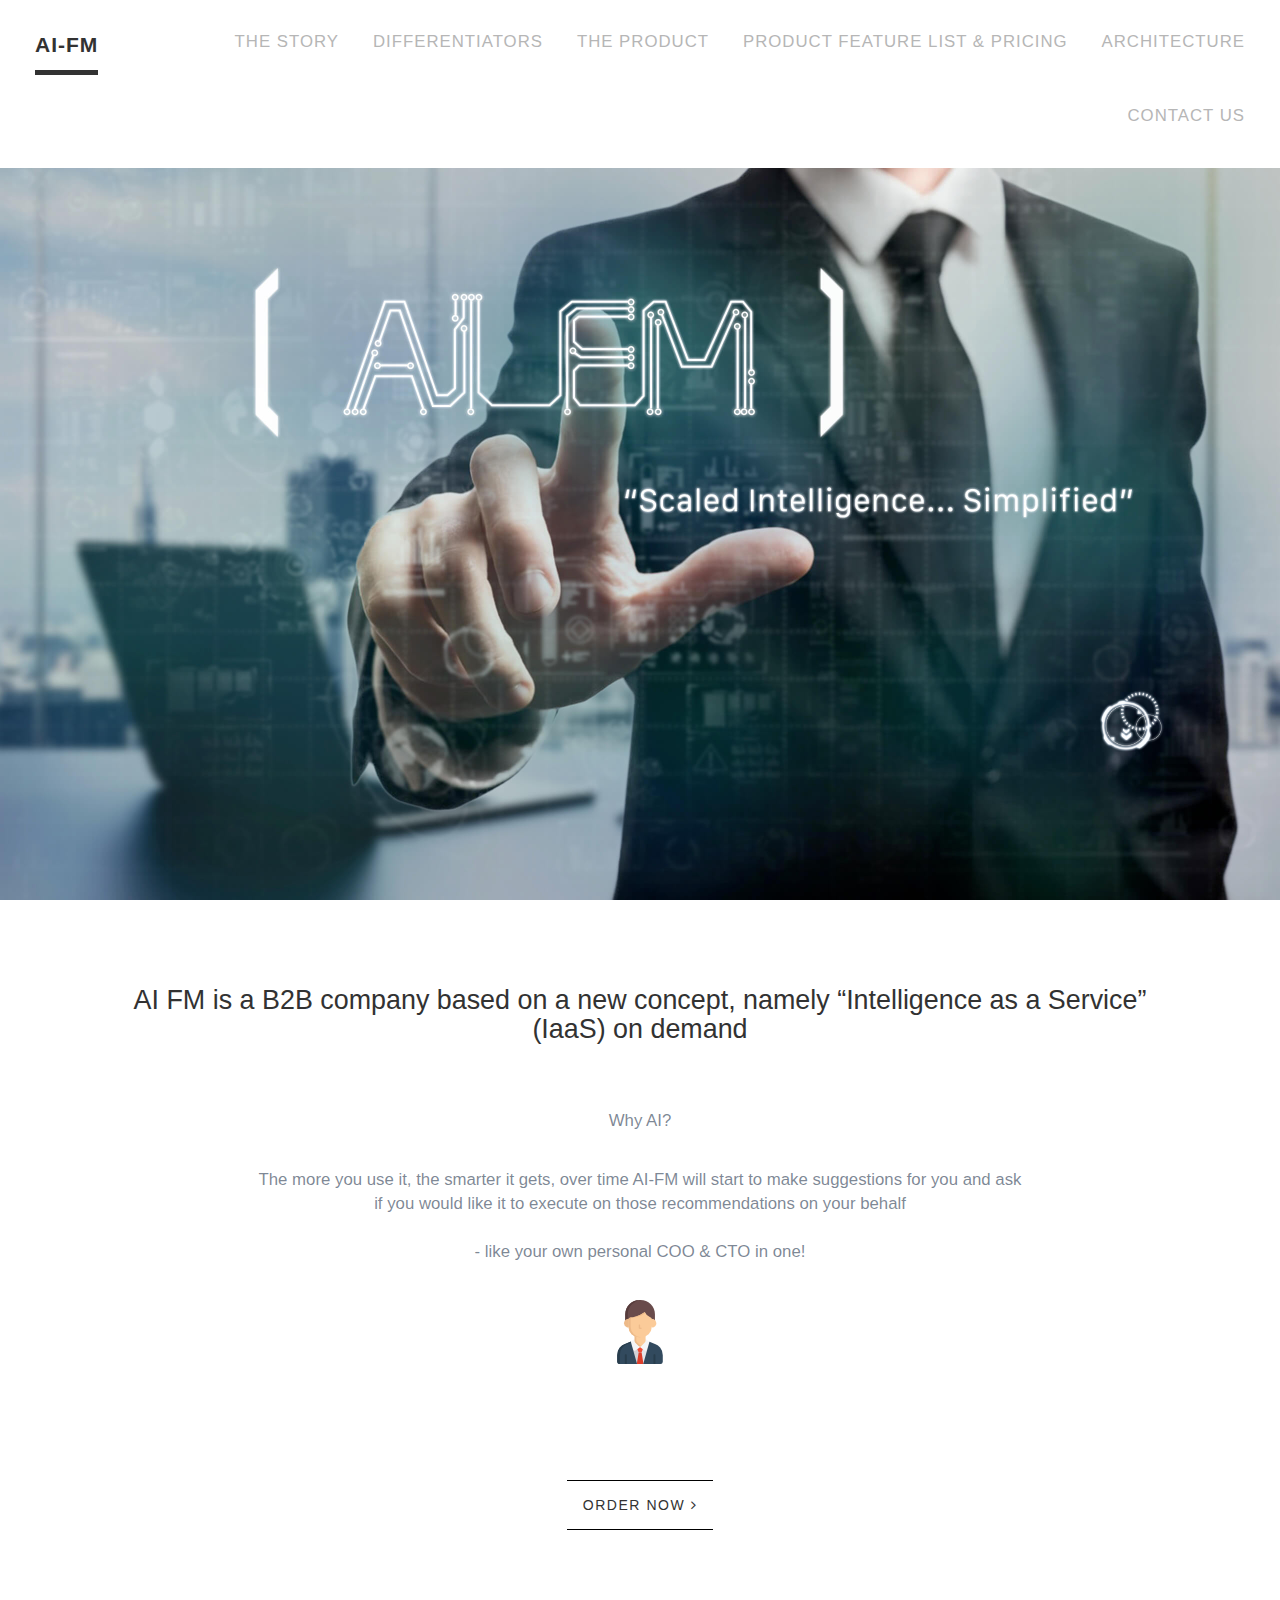
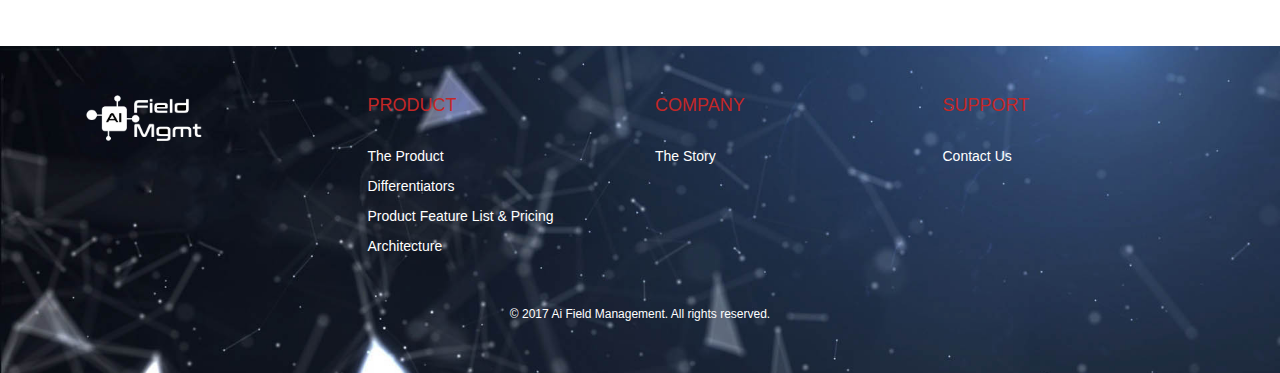
<file: html/index.html>
<!DOCTYPE html>
<html lang="en">
  <head>
    <meta http-equiv="Content-Type" content="text/html; charset=UTF-8">
    <!-- Meta, title, CSS, favicons, etc. -->
    <meta charset="utf-8">
    <meta http-equiv="X-UA-Compatible" content="IE=edge">
    <meta name="viewport" content="width=device-width, initial-scale=1">
	<link rel="shortcut icon" href="images/ai.png">
    <title>AI-FM</title>

    <!-- Bootstrap -->
    <link href="../vendors/bootstrap/dist/css/bootstrap.min.css" rel="stylesheet">
    <!-- Font Awesome -->
    <link href="font-awesome/css/font-awesome.min.css" rel="stylesheet">
     <!-- css -->
    <link href="style.css" rel="stylesheet"> 
 
  </head>

  <body>

	
	<nav class="nav-effect nav navbar-fixed-top">
		 <div class="navbar-header">
          <button type="button" class="navbar-toggle collapsed" data-toggle="collapse" data-target="#navbar" aria-expanded="false" aria-controls="navbar">
            <span class="sr-only">Toggle navigation</span>
            <span class="icon-bar"></span>
            <span class="icon-bar"></span>
            <span class="icon-bar"></span>
          </button> 
          <a href="index.html" class="icon pull-left active">AI-FM</a>
        </div>
		
		
		<div id="navbar" class="navbar-collapse collapse">
		<a href="story.html">THE STORY</a>
		<a href="differ.html">DIFFERENTIATORS</a>
		<a href="product.html">THE PRODUCT</a>		
		<a href="price.html">PRODUCT FEATURE LIST & PRICING</a>
		<a href="architecture.html">ARCHITECTURE</a>
		<a href="contact.html">CONTACT US</a>
		</div>	
	</nav>
	
	<div class="row">
	<div class="col-md-12 col-sm-12 col-xs-12">
	<div class="ai-pic">
		<img src="images/bg.jpg" class="bg" data-scroll-reveal="enter from the top,move 40px,over 3.4s">
		
		<a href="#ai-detail">
		<img src="images/point.png" class="point">
		</a>
	</div>
	</div>
	
	<div class="col-md-12 col-sm-12 col-xs-12 ai-detail" id="ai-detail">
		<h3>AI FM is a B2B company based on a new concept, namely “Intelligence as a Service” (IaaS) on demand
		</h3>
		<p>Why AI?</p>
		<p>The more you use it, the smarter it gets, over time AI-FM will start to make suggestions for you
		 and ask if you would like it to execute on those recommendations on your behalf<br><br> - like your own personal COO & CTO in one! 
		 </p>
		 <img src="images/man-2.png">
	</div>
	
	<div class="col-md-12 col-xs-12 price-contact">
		<a href="mailto:info@logicaai.com?subject=Please Sign Me Up">ORDER NOW <i class="fa fa-angle-right"></i></a>
	</div>
	
	</div>
	
	
	<div class="foot">
	   <div class="row">
	    <div class="col-md-3 col-xs-12">
	    <img src="images/ai-logo.png" class="ai-logo">
	    </div><!--col-md-3-->
	    
	    <div class="col-md-3 col-xs-12" >
	     <h4>PRODUCT</h4>
	     <br>
	     <p><a href="product.html">The Product</a></p>
	     <p><a href="differ.html">Differentiators</a></p>
	     <p><a href="price.html">Product Feature List & Pricing</a></p>
	     <p><a href="architecture.html">Architecture</a></p>
	    </div><!--col-md-3-->
	    
	    <div class="col-md-3 col-xs-12" >
	     <h4>COMPANY</h4>
	     <br>
	     <p><a href="story.html">The Story</a></p>
	     
	    </div><!--col-md-3-->
	    
	    <div class="col-md-3 col-xs-12">
	     <h4>SUPPORT</h4>
	     <br>
	     <p><a href="contact.html">Contact Us</a></p>
	     
	    </div><!--col-md-3-->
	    	    
	   </div> <!--row-->
	   <div class="footer">
	  
	    
	    <p style="font-size:12px">© 2017  Ai Field Management. All rights reserved. </p>
	   </div>
	  </div><!--foot-->

     <!-- jQuery -->
    <script src="../vendors/jquery/dist/jquery.min.js"></script>
    <!-- Bootstrap -->
    <script src="../vendors/bootstrap/dist/js/bootstrap.min.js"></script>
    <!-- scroll -->
    <script src="../vendors/scroll/scrollReveal.js"></script>
    <script>
	var scroll = {
   	opacity:1,
   	reset:true
	};
	window.scrollReveal = new scrollReveal(scroll);
	
	</script>

  </body>
</html>
</file>
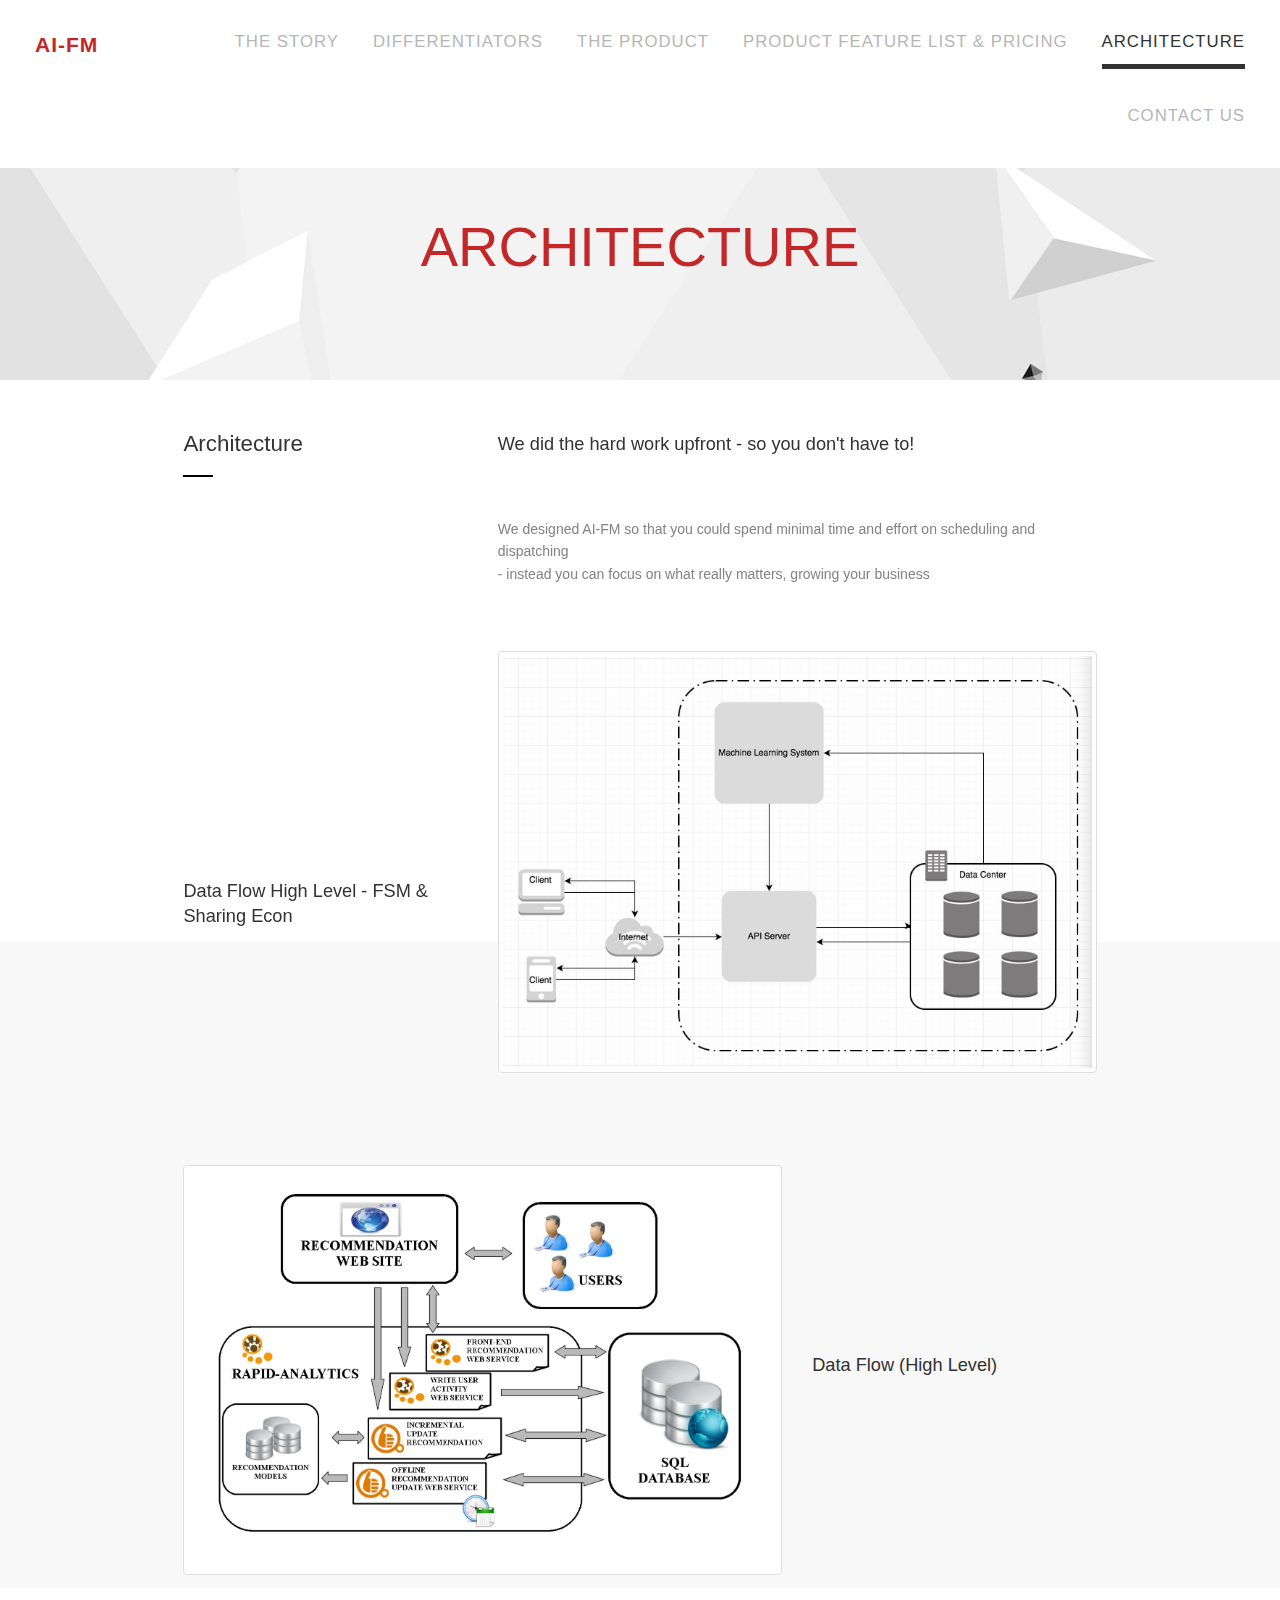
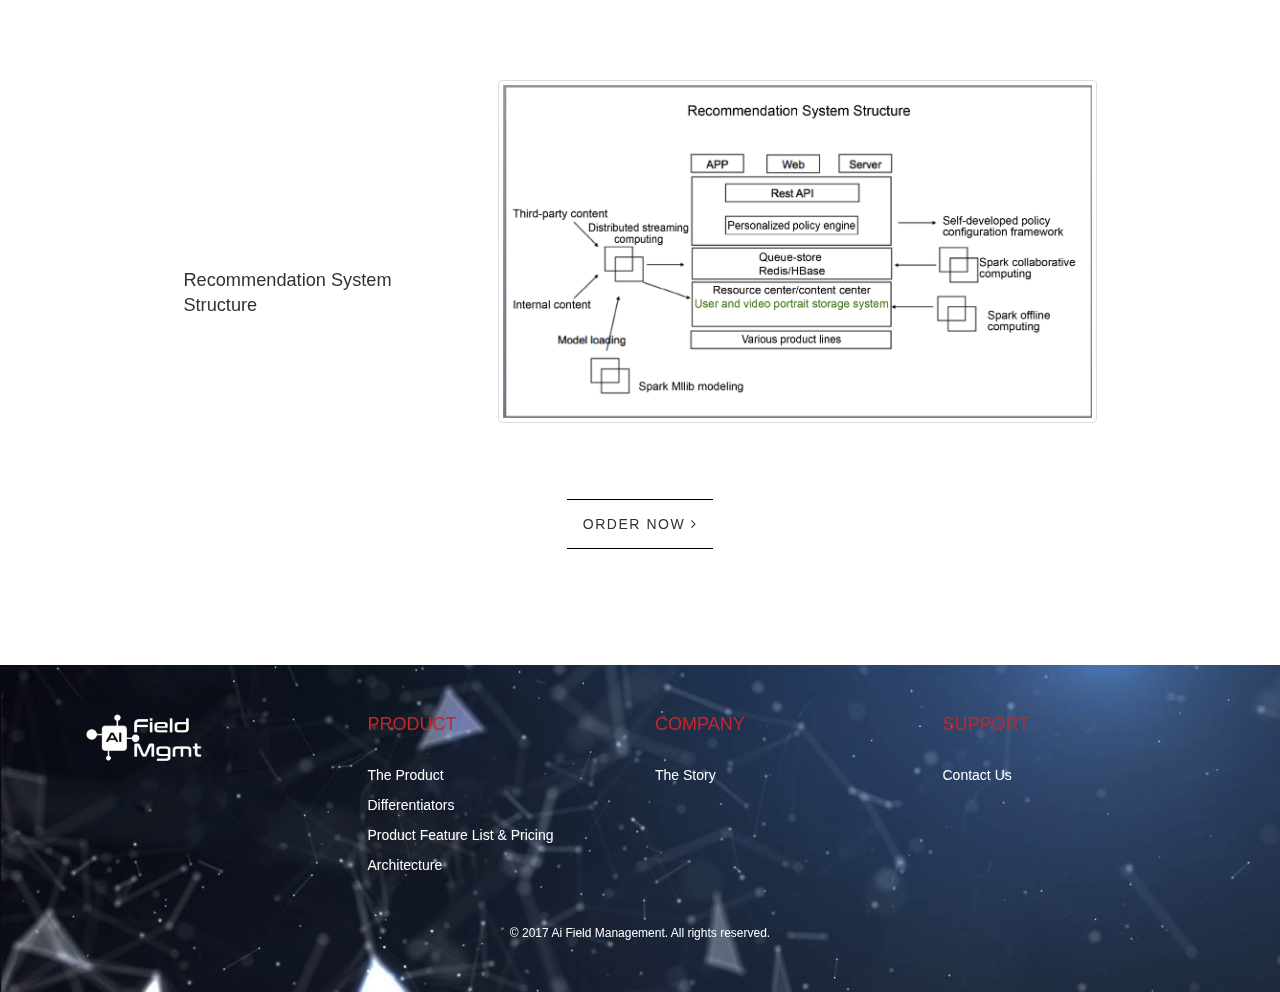
<file: html/architecture.html>
<!DOCTYPE html>
<html lang="en">
  <head>
    <meta http-equiv="Content-Type" content="text/html; charset=UTF-8">
    <!-- Meta, title, CSS, favicons, etc. -->
    <meta charset="utf-8">
    <meta http-equiv="X-UA-Compatible" content="IE=edge">
    <meta name="viewport" content="width=device-width, initial-scale=1">
	<link rel="shortcut icon" href="images/ai.png">
    <title>AI-FM</title>

    <!-- Bootstrap -->
    <link href="../vendors/bootstrap/dist/css/bootstrap.min.css" rel="stylesheet">
    <!-- Font Awesome -->
    <link href="font-awesome/css/font-awesome.min.css" rel="stylesheet">
     <!-- css -->
    <link href="style.css" rel="stylesheet">
  	<style>   
		body{padding-top:100px}
    </style>
  </head>

  <body>

	
	<nav class="nav-effect nav navbar-fixed-top">
		 <div class="navbar-header">
          <button type="button" class="navbar-toggle collapsed" data-toggle="collapse" data-target="#navbar" aria-expanded="false" aria-controls="navbar">
            <span class="sr-only">Toggle navigation</span>
            <span class="icon-bar"></span>
            <span class="icon-bar"></span>
            <span class="icon-bar"></span>
          </button> 
          <a href="index.html" class="icon pull-left">AI-FM</a>
        </div>
		
		
		<div id="navbar" class="navbar-collapse collapse">
		<a href="story.html" >THE STORY</a>
		<a href="differ.html" >DIFFERENTIATORS</a>
		<a href="product.html" >THE PRODUCT</a>		
		<a href="price.html">PRODUCT FEATURE LIST & PRICING</a>
		<a href="architecture.html" class="active">ARCHITECTURE</a>
		<a href="contact.html">CONTACT US</a>
		</div>	
	</nav>
	
	<div class="row">
		<div class="intro0 col-md-12">
			<img src="images/arch.jpg" class="img intro0-pic">
			<div class="heading3">
			<h2>ARCHITECTURE</h2>
		</div>
		</div>
		
		<div class="arch1 col-md-12  col-xs-12">
		
		<div class="col-md-4 col-sm-12 col-xs-12">
			<h3 class="heading1">Architecture</h3>	
		</div>
		
		<div class="col-md-8 col-sm-12 col-xs-12 pro-text">
			<h4 class="heading2">We did the hard work upfront - so you don't have to!</h4>
			<p>We designed AI-FM so that you could spend minimal time and effort on scheduling and dispatching
			<br> - instead you can focus on what really matters, growing your business
			</p>
		</div>
		
		
		
	</div>
		<div class="arch2 col-md-12  col-xs-12">
			<div class="col-md-4  col-sm-12 col-xs-12">	 	
				<h4 class="heading2">Data Flow High Level - FSM & Sharing Econ</h4>
			</div>
			<div class=" col-md-8  col-sm-12 col-xs-12">
				<img src="images/Data Flow High Level - FSM & Sharing Econ.JPG" class="img img-responsive img-thumbnail" data-scroll-reveal="enter from the bottom,move 40px,over 2s">
			</div>	
			
		</div>
		
		<div class="arch3 col-md-12  col-xs-12">
			
			<div class="col-md-8  col-sm-12 col-xs-12">
				<img src="images/Data Flow (High Level).JPG" class="img img-responsive img-thumbnail" data-scroll-reveal="enter from the bottom,move 40px,over 2s">
			</div>	
			<div class="col-md-4  col-sm-12 col-xs-12">	
				<h4 class="heading2">Data Flow (High Level)</h4>
			</div>
			
		</div>
		
		<div class="arch4 col-md-12  col-xs-12">
			<div class="col-md-4  col-sm-12 col-xs-12">	 	
				<h4 class="heading2">Recommendation System Structure</h4>
			</div>
			<div class=" col-md-8  col-sm-12 col-xs-12">
				<img src="images/Recommendation System Structure.JPG" class="img img-responsive img-thumbnail" data-scroll-reveal="enter from the bottom,move 40px,over 2s">
			</div>	
			
		</div>
		
	<div class="col-md-12 col-xs-12 price-contact">
		<a href="mailto:info@logicaai.com?subject=Please Sign Me Up">ORDER NOW <i class="fa fa-angle-right"></i></a>
	</div>
	</div>
	
	<div class="foot">
	   <div class="row">
	    <div class="col-md-3 col-xs-12">
	    <img src="images/ai-logo.png" class="ai-logo">
	    </div><!--col-md-3-->
	    
	    <div class="col-md-3 col-xs-12" >
	     <h4>PRODUCT</h4>
	     <br>
	     <p><a href="product.html">The Product</a></p>
	     <p><a href="differ.html">Differentiators</a></p>
	     <p><a href="price.html">Product Feature List & Pricing</a></p>
	     <p><a href="architecture.html">Architecture</a></p>
	    </div><!--col-md-3-->
	    
	    <div class="col-md-3 col-xs-12" >
	     <h4>COMPANY</h4>
	     <br>
	     <p><a href="story.html">The Story</a></p>
	     
	    </div><!--col-md-3-->
	    
	    <div class="col-md-3 col-xs-12">
	     <h4>SUPPORT</h4>
	     <br>
	     <p><a href="contact.html">Contact Us</a></p>
	     
	    </div><!--col-md-3-->
	    	    
	   </div> <!--row-->
	   <div class="footer">
	  
	    
	    <p style="font-size:12px">© 2017  Ai Field Management. All rights reserved. </p>
	   </div>
	  </div><!--foot-->
     <!-- jQuery -->
    <script src="../vendors/jquery/dist/jquery.min.js"></script>
    <!-- Bootstrap -->
    <script src="../vendors/bootstrap/dist/js/bootstrap.min.js"></script>
    <!-- scroll -->
    <script src="../vendors/scroll/scrollReveal.js"></script>
    <script>
	var scroll = {
   	opacity:1,
   	reset:true
	};
	window.scrollReveal = new scrollReveal(scroll);
	
	</script>

  </body>
</html>
</file>
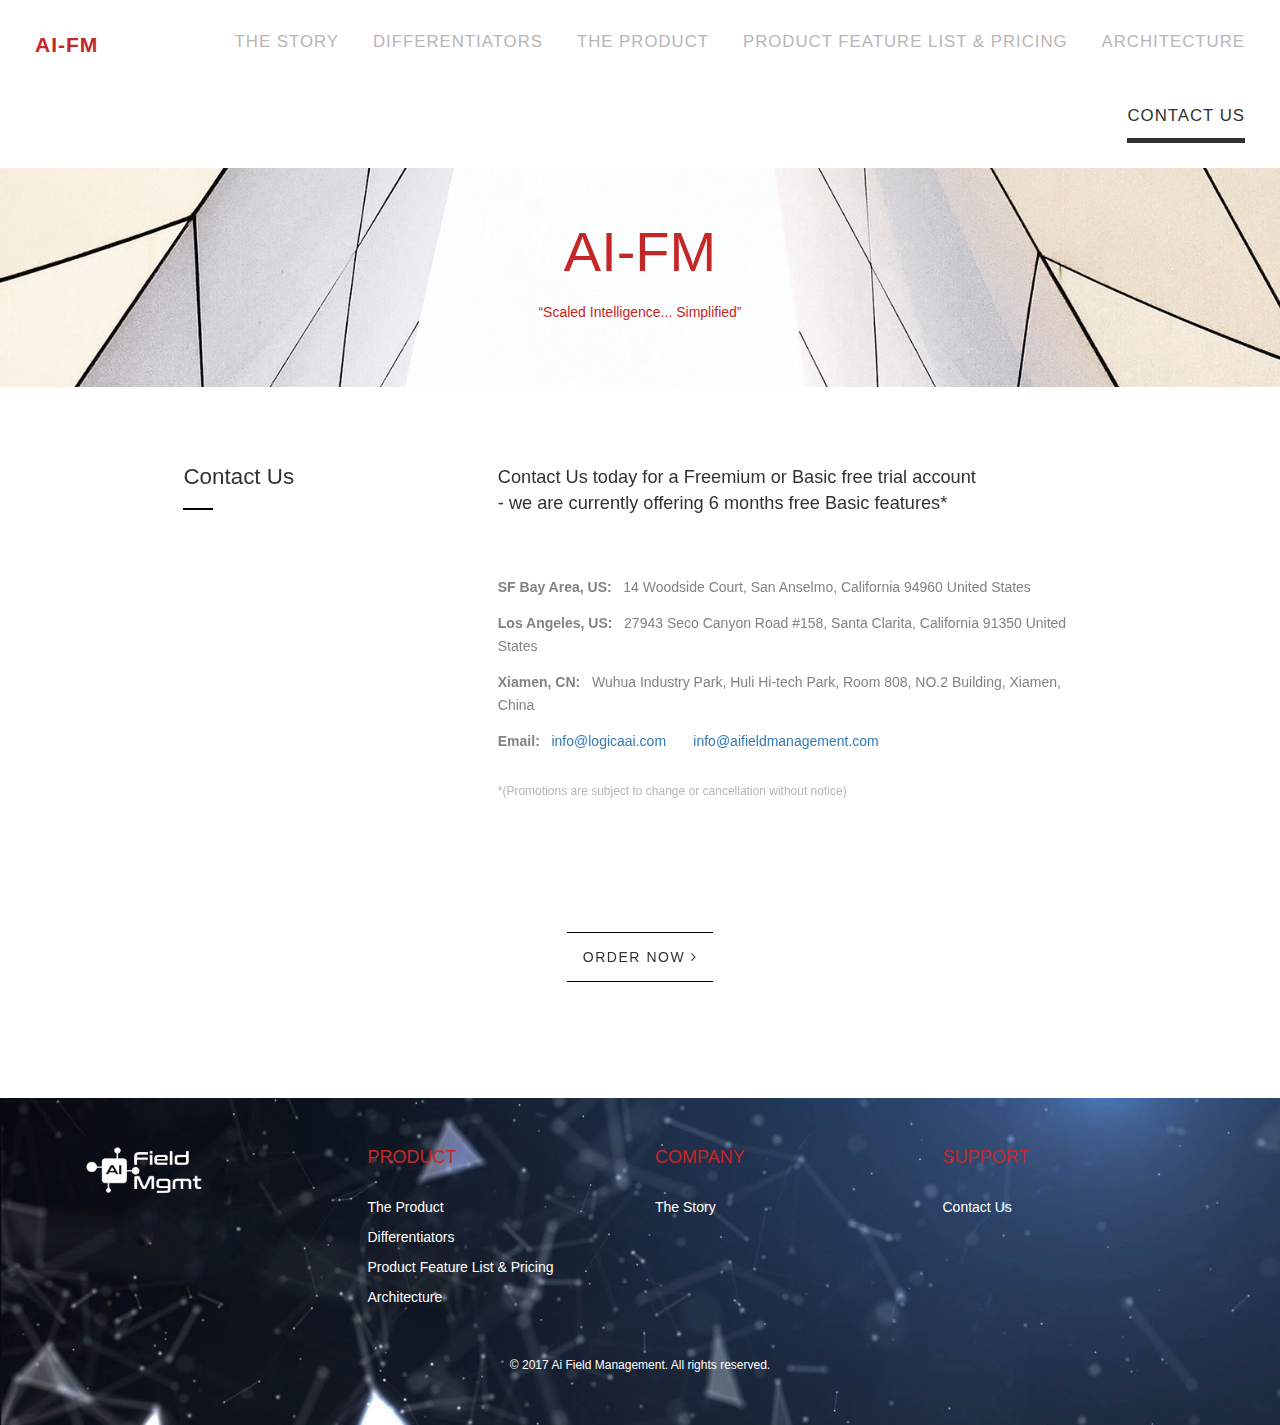
<file: html/contact.html>
<!DOCTYPE html>
<html lang="en">
  <head>
    <meta http-equiv="Content-Type" content="text/html; charset=UTF-8">
    <!-- Meta, title, CSS, favicons, etc. -->
    <meta charset="utf-8">
    <meta http-equiv="X-UA-Compatible" content="IE=edge">
    <meta name="viewport" content="width=device-width, initial-scale=1">
	<link rel="shortcut icon" href="images/ai.png">
    <title>AI-FM</title>

    <!-- Bootstrap -->
    <link href="../vendors/bootstrap/dist/css/bootstrap.min.css" rel="stylesheet">
    <!-- Font Awesome -->
    <link href="font-awesome/css/font-awesome.min.css" rel="stylesheet">
  
    
     <!-- css -->
    <link href="style.css" rel="stylesheet"> 
    <style>   
   
	body{padding-top:100px}
 
    </style> 
  </head>

  <body>

	
	<nav class="nav-effect nav navbar-fixed-top">
		 <div class="navbar-header">
          <button type="button" class="navbar-toggle collapsed" data-toggle="collapse" data-target="#navbar" aria-expanded="false" aria-controls="navbar">
            <span class="sr-only">Toggle navigation</span>
            <span class="icon-bar"></span>
            <span class="icon-bar"></span>
            <span class="icon-bar"></span>
          </button> 
          <a href="index.html" class="icon pull-left">AI-FM</a>
        </div>
		
		
		<div id="navbar" class="navbar-collapse collapse">
		<a href="story.html" >THE STORY</a>
		<a href="differ.html" >DIFFERENTIATORS</a>
		<a href="product.html" >THE PRODUCT</a>		
		<a href="price.html" >PRODUCT FEATURE LIST & PRICING</a>
		<a href="architecture.html">ARCHITECTURE</a>
		<a href="contact.html" class="active">CONTACT US</a>
		</div>	
	</nav>
	
	<div class="row" style="position:relative">
	<div class="intro0">
		<img src="images/contactus.jpg" class="img intro0-pic">
		<div class="heading3">
			<h2>AI-FM</h2>
			<p>“Scaled Intelligence... Simplified”</p>
		</div>
	</div>
	<div class="introc col-md-12  col-xs-12"  data-scroll-reveal="enter from the left,move 40px,over 2s">
		
		<div class="col-md-4 col-sm-12 col-xs-12">
			<h3 class="heading1">Contact Us</h3>			
		</div>
		
		<div class="col-md-8 col-sm-12 col-xs-12 pro-text">
			<h4 class="heading2">Contact Us today for a Freemium or Basic free trial account<br> - we are currently offering 6 months free Basic features*</h4>
			<p><b>SF Bay Area, US:</b>&nbsp;&nbsp; 14 Woodside Court, San Anselmo, California 94960 United States</p>
			<p><b>Los Angeles, US:</b>&nbsp;&nbsp; 27943 Seco Canyon Road #158, Santa Clarita, California 91350 United States
			</p>
			<p><b>Xiamen, CN:</b>&nbsp;&nbsp; Wuhua Industry Park, Huli Hi-tech Park, Room 808,  NO.2 Building, Xiamen, China
			</p>
			<p><b>Email:</b>&nbsp;&nbsp; <a href="mailto:info@logicaai.com" style="text-decoration:none">info@logicaai.com</a>&nbsp;&nbsp;&nbsp;&nbsp;&nbsp;&nbsp;  <a href="mailto: info@aifieldmanagement.com" style="text-decoration:none"> info@aifieldmanagement.com</a></p>	
			<p>*(Promotions are subject to change or cancellation without notice)</p>
		</div>
		
	</div>
	
	<div class="col-md-12 col-xs-12 price-contact">
		<a href="mailto:info@logicaai.com?subject=Please Sign Me Up">ORDER NOW <i class="fa fa-angle-right"></i></a>
	</div>

	</div> <!--row-->
	
	<div class="foot">
	   <div class="row">
	    <div class="col-md-3 col-xs-12">
	    <img src="images/ai-logo.png" class="ai-logo">
	    </div><!--col-md-3-->
	    
	    <div class="col-md-3 col-xs-12" >
	     <h4>PRODUCT</h4>
	     <br>
	     <p><a href="product.html">The Product</a></p>
	     <p><a href="differ.html">Differentiators</a></p>
	     <p><a href="price.html">Product Feature List & Pricing</a></p>
	     <p><a href="architecture.html">Architecture</a></p>
	    </div><!--col-md-3-->
	    
	    <div class="col-md-3 col-xs-12" >
	     <h4>COMPANY</h4>
	     <br>
	     <p><a href="story.html">The Story</a></p>
	     
	    </div><!--col-md-3-->
	    
	    <div class="col-md-3 col-xs-12">
	     <h4>SUPPORT</h4>
	     <br>
	     <p><a href="contact.html">Contact Us</a></p>
	     
	    </div><!--col-md-3-->
	    	    
	   </div> <!--row-->
	   <div class="footer">
	  
	    
	    <p style="font-size:12px">© 2017  Ai Field Management. All rights reserved. </p>
	   </div>
	  </div><!--foot-->
	
	
	
     <!-- jQuery -->
    <script src="../vendors/jquery/dist/jquery.min.js"></script>
    <!-- Bootstrap -->
    <script src="../vendors/bootstrap/dist/js/bootstrap.min.js"></script>
    <!-- scroll -->
    <script src="../vendors/scroll/scrollReveal.js"></script>
    <script>
	var config = {
   	opacity:1,
   	reset:true
	};
	window.scrollReveal = new scrollReveal(config);
	</script>

  </body>
</html>
</file>
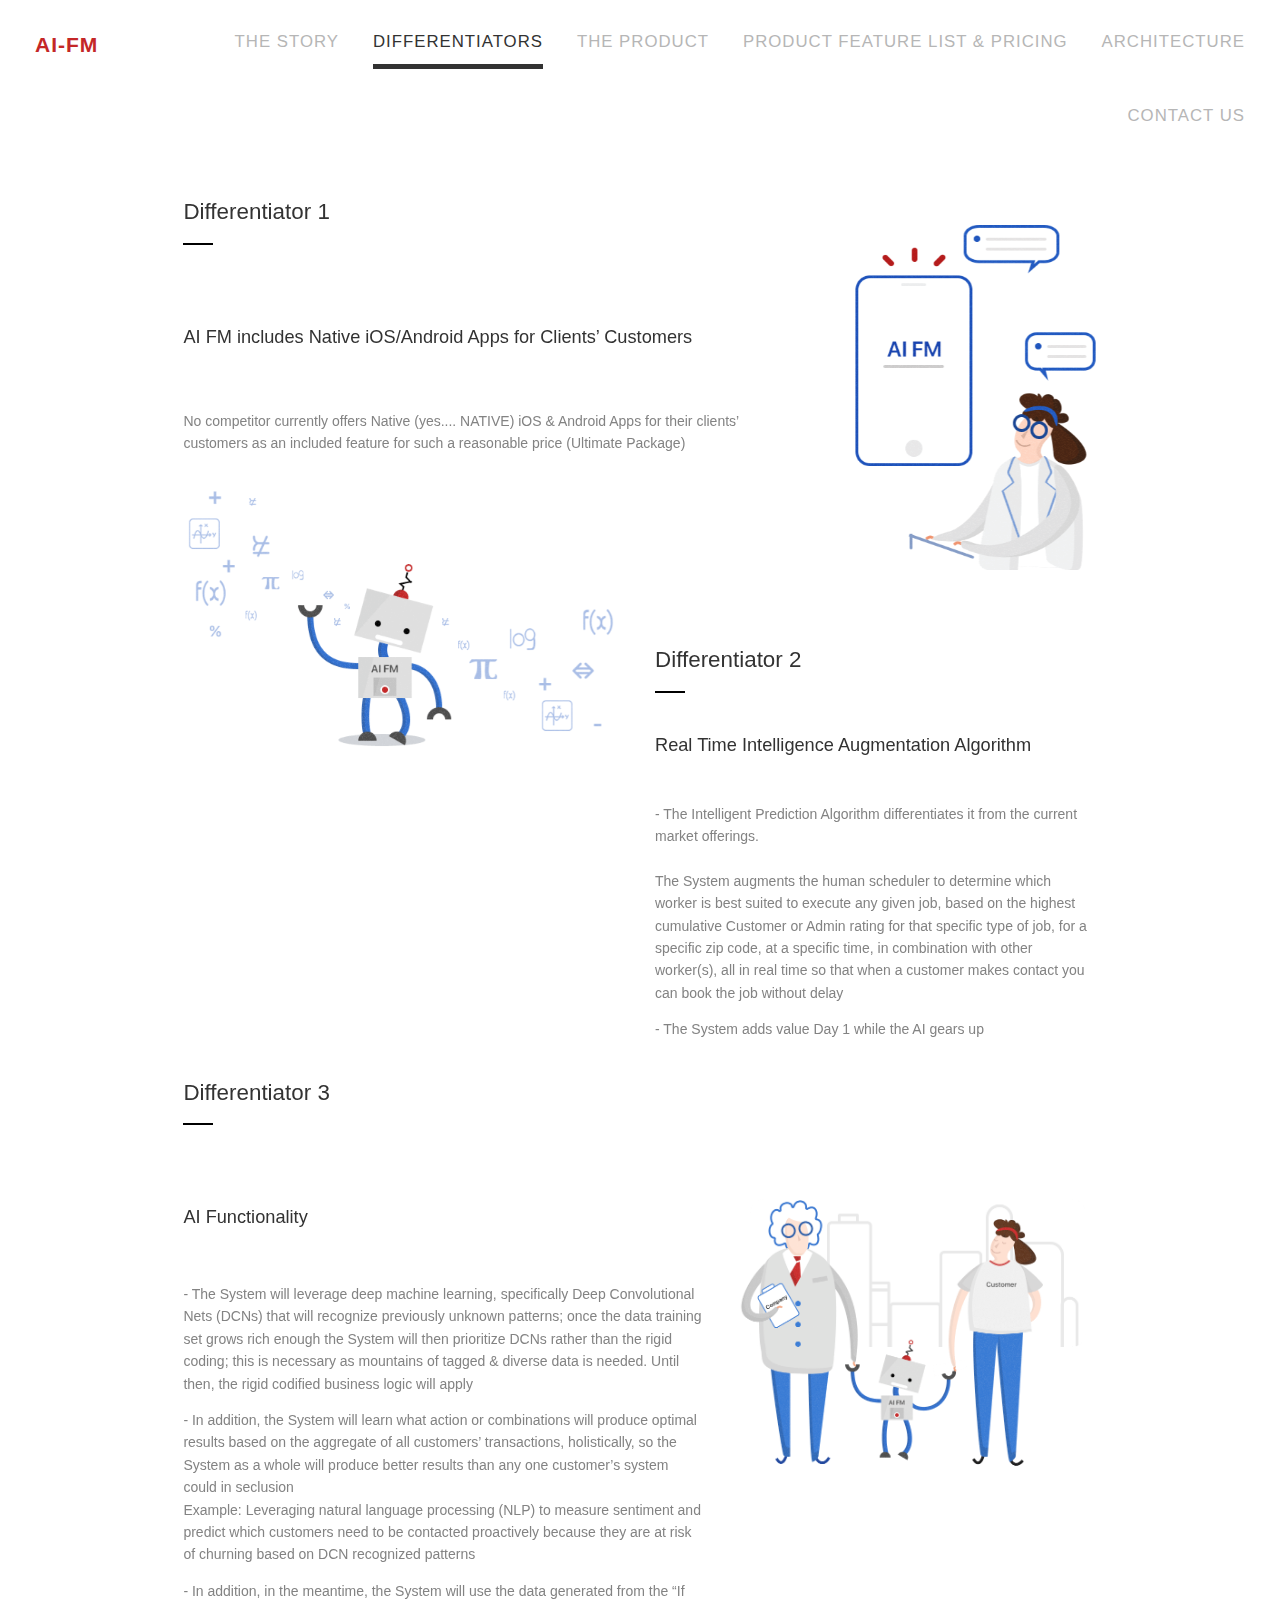
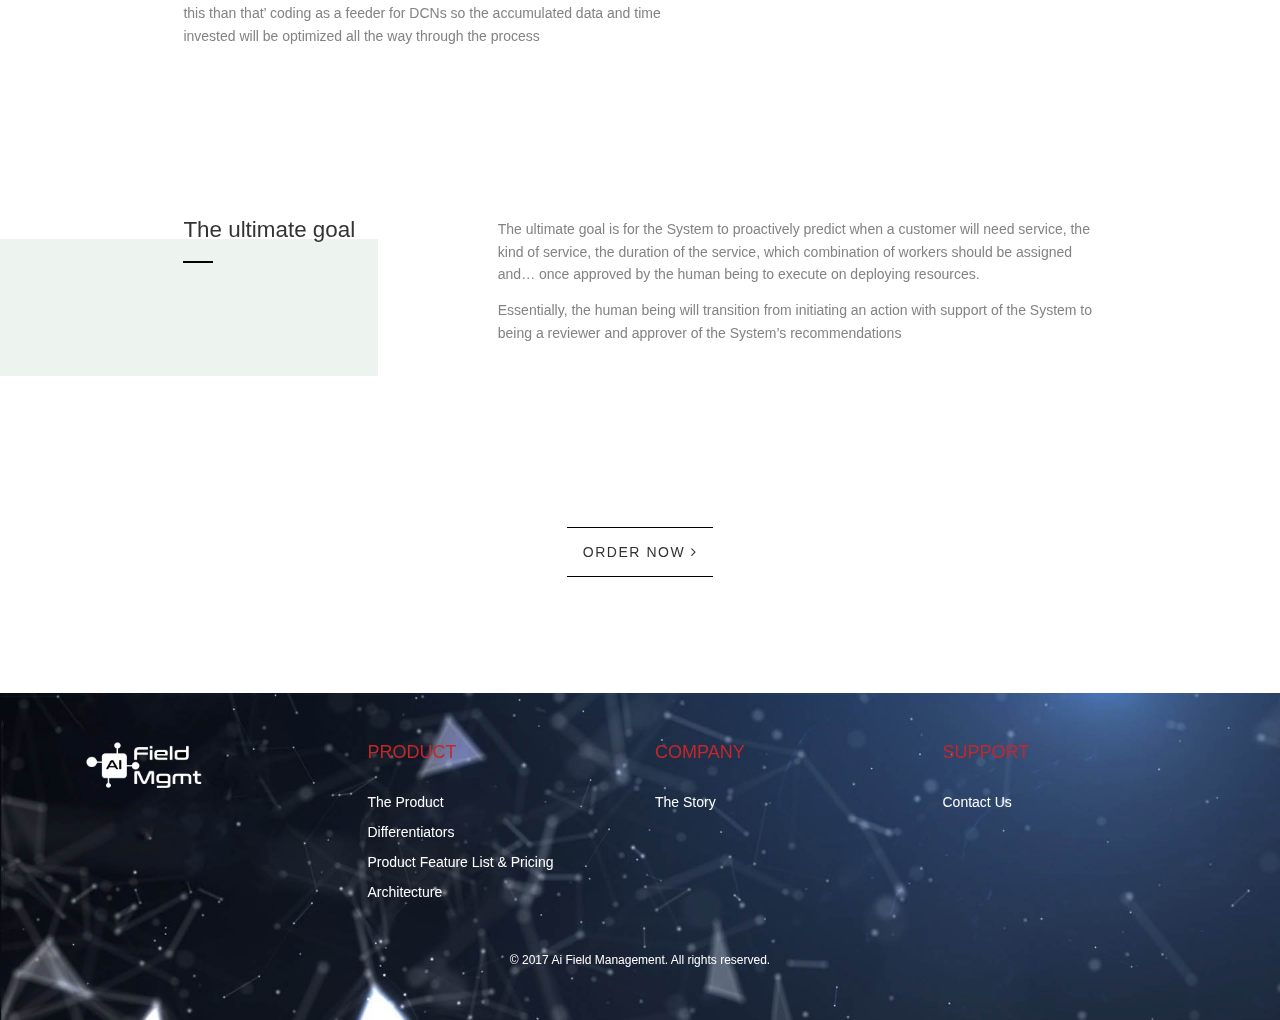
<file: html/differ.html>
<!DOCTYPE html>
<html lang="en">
  <head>
    <meta http-equiv="Content-Type" content="text/html; charset=UTF-8">
    <!-- Meta, title, CSS, favicons, etc. -->
    <meta charset="utf-8">
    <meta http-equiv="X-UA-Compatible" content="IE=edge">
    <meta name="viewport" content="width=device-width, initial-scale=1">
	<link rel="shortcut icon" href="images/ai.png">
    <title>AI-FM</title>

    <!-- Bootstrap -->
    <link href="../vendors/bootstrap/dist/css/bootstrap.min.css" rel="stylesheet">
    <!-- Font Awesome -->
    <link href="font-awesome/css/font-awesome.min.css" rel="stylesheet">
     <!-- css -->
    <link href="style.css" rel="stylesheet">  
  </head>

  <body>

	
	<nav class="nav-effect nav navbar-fixed-top">
		 <div class="navbar-header">
          <button type="button" class="navbar-toggle collapsed" data-toggle="collapse" data-target="#navbar" aria-expanded="false" aria-controls="navbar">
            <span class="sr-only">Toggle navigation</span>
            <span class="icon-bar"></span>
            <span class="icon-bar"></span>
            <span class="icon-bar"></span>
          </button> 
          <a href="index.html" class="icon pull-left">AI-FM</a>
        </div>
		
		
		<div id="navbar" class="navbar-collapse collapse">
		<a href="story.html" >THE STORY</a>
		<a href="differ.html" class="active">DIFFERENTIATORS</a>
		<a href="product.html">THE PRODUCT</a>		
		<a href="price.html">PRODUCT FEATURE LIST & PRICING</a>
		<a href="architecture.html">ARCHITECTURE</a>
		<a href="contact.html">CONTACT US</a>
		</div>	
	</nav>
	
	<div class="row">
		<div class="differ1 col-md-12  col-xs-12">
		
		<div class="col-md-8 col-sm-12 col-xs-12 pro-text">
			<h3 class="heading1">Differentiator 1</h3>
			<h4 class="heading2">AI FM includes Native iOS/Android Apps for Clients’ Customers</h4>
			<p>No competitor currently offers Native (yes.... NATIVE) iOS & Android Apps for their clients’ customers as an included feature for such a reasonable price (Ultimate Package) 
			</p>
		</div>
		
		<div class="col-md-4 col-sm-12 col-xs-12 " data-scroll-reveal="enter from the bottom,move 20px,over 2s">
			<img src="images/differ1.png" >
		</div>
		
		</div>
		
		<div class="differ2 col-md-12  col-xs-12">
		<div class="col-md-6 col-sm-12 col-xs-12" data-scroll-reveal="enter from the bottom,move 20px,over 2s">
			<img src="images/differ02.png">
		</div>
		
		<div class="col-md-6 col-sm-12 col-xs-12 pro-text">
			<h3 class="heading1" style="margin-bottom:40px">Differentiator 2</h3>
			<h4 class="heading2"> Real Time Intelligence Augmentation Algorithm </h4>
			<p> - The Intelligent Prediction Algorithm differentiates it from the current market offerings.<br><br>  
			The System augments the human scheduler to determine which worker is best suited to execute any given job, based on the highest 
			cumulative Customer or Admin rating for that specific type of job,  for a specific zip code, at a specific time, 
			in combination with other worker(s), all in real time so that when a customer makes contact you can book the job without delay
			</p>
			<p> - The System adds value Day 1 while the AI gears up</p>

		</div>
		</div>
		
		<div class="differ3 col-md-12  col-xs-12">
			<div class="col-md-7 col-sm-12 col-xs-12 pro-text">
				<h3 class="heading1" >Differentiator 3</h3>
				<h4 class="heading2"> AI Functionality </h4>
				<p> - The System will leverage deep machine learning, specifically Deep Convolutional Nets (DCNs) that will recognize previously unknown patterns;
				 once the data training set grows rich enough the System will then prioritize DCNs rather than the rigid coding; 
				 this is necessary as mountains of tagged & diverse data is needed.  
				 Until then, the rigid codified business logic will apply
				 </p>
				 <p> - In addition, the System will learn what action or combinations will produce optimal results based on the aggregate of all customers’ transactions, 
				 holistically, so the System as a whole will produce better results than any one customer’s system could in seclusion
				 <br>Example:  Leveraging natural language processing (NLP) to measure sentiment and predict which customers need to be contacted proactively because they are at risk of churning based on DCN recognized patterns 
				 </p>
				 <p> - In addition, in the meantime, the System will use the data generated from the “If this than that’ coding as a feeder for DCNs so the accumulated data and time invested will be optimized all the way through the process
			     </p>
			</div>
			<div class="col-md-5 col-sm-12 col-xs-12" data-scroll-reveal="enter from the bottom,move 40px,over 3s">
				<img src="images/differ03.png">
			</div>
		</div>
		
		<div class="differ4 col-md-12 col-xs-12">
			<div class="col-md-4 col-sm-12 col-xs-12">
				<h3 class="heading1" style="margin-bottom:40px">The ultimate goal</h3>			
			</div>
			
			<div class="col-md-8 col-sm-12 col-xs-12 pro-text">
				<p>The ultimate goal is for the System to proactively predict when a customer will need service, the kind of service, the duration of the service, which combination of workers should be assigned and… once approved by the human being to execute on deploying resources. 
				</p>
				 <p>Essentially, the human being will transition from initiating an action with support of the System to being a reviewer and approver of the System’s recommendations
				</p>
			</div>
			<div class="deco2" data-scroll-reveal="enter from the bottom,move 40px,over 3.4s">
			</div>	
		</div>
	 	<div class="col-md-12 col-xs-12 price-contact">
		<a href="mailto:info@logicaai.com?subject=Please Sign Me Up">ORDER NOW <i class="fa fa-angle-right"></i></a>
	</div>
	</div>
	
	<div class="foot">
	   <div class="row">
	    <div class="col-md-3 col-xs-12">
	    <img src="images/ai-logo.png" class="ai-logo">
	    </div><!--col-md-3-->
	    
	    <div class="col-md-3 col-xs-12" >
	     <h4>PRODUCT</h4>
	     <br>
	     <p><a href="product.html">The Product</a></p>
	     <p><a href="differ.html">Differentiators</a></p>
	     <p><a href="price.html">Product Feature List & Pricing</a></p>
	     <p><a href="architecture.html">Architecture</a></p>
	    </div><!--col-md-3-->
	    
	    <div class="col-md-3 col-xs-12" >
	     <h4>COMPANY</h4>
	     <br>
	     <p><a href="story.html">The Story</a></p>
	     
	    </div><!--col-md-3-->
	    
	    <div class="col-md-3 col-xs-12">
	     <h4>SUPPORT</h4>
	     <br>
	     <p><a href="contact.html">Contact Us</a></p>
	     
	    </div><!--col-md-3-->
	    	    
	   </div> <!--row-->
	   <div class="footer">
	  
	    
	    <p style="font-size:12px">© 2017  Ai Field Management. All rights reserved. </p>
	   </div>
	  </div><!--foot-->

     <!-- jQuery -->
    <script src="../vendors/jquery/dist/jquery.min.js"></script>
    <!-- Bootstrap -->
    <script src="../vendors/bootstrap/dist/js/bootstrap.min.js"></script>
    <!-- scroll -->
    <script src="../vendors/scroll/scrollReveal.js"></script>
    <script>
	var scroll = {
   	opacity:1,
   	reset:true
	};
	window.scrollReveal = new scrollReveal(scroll);
	
	</script>

  </body>
</html>
</file>
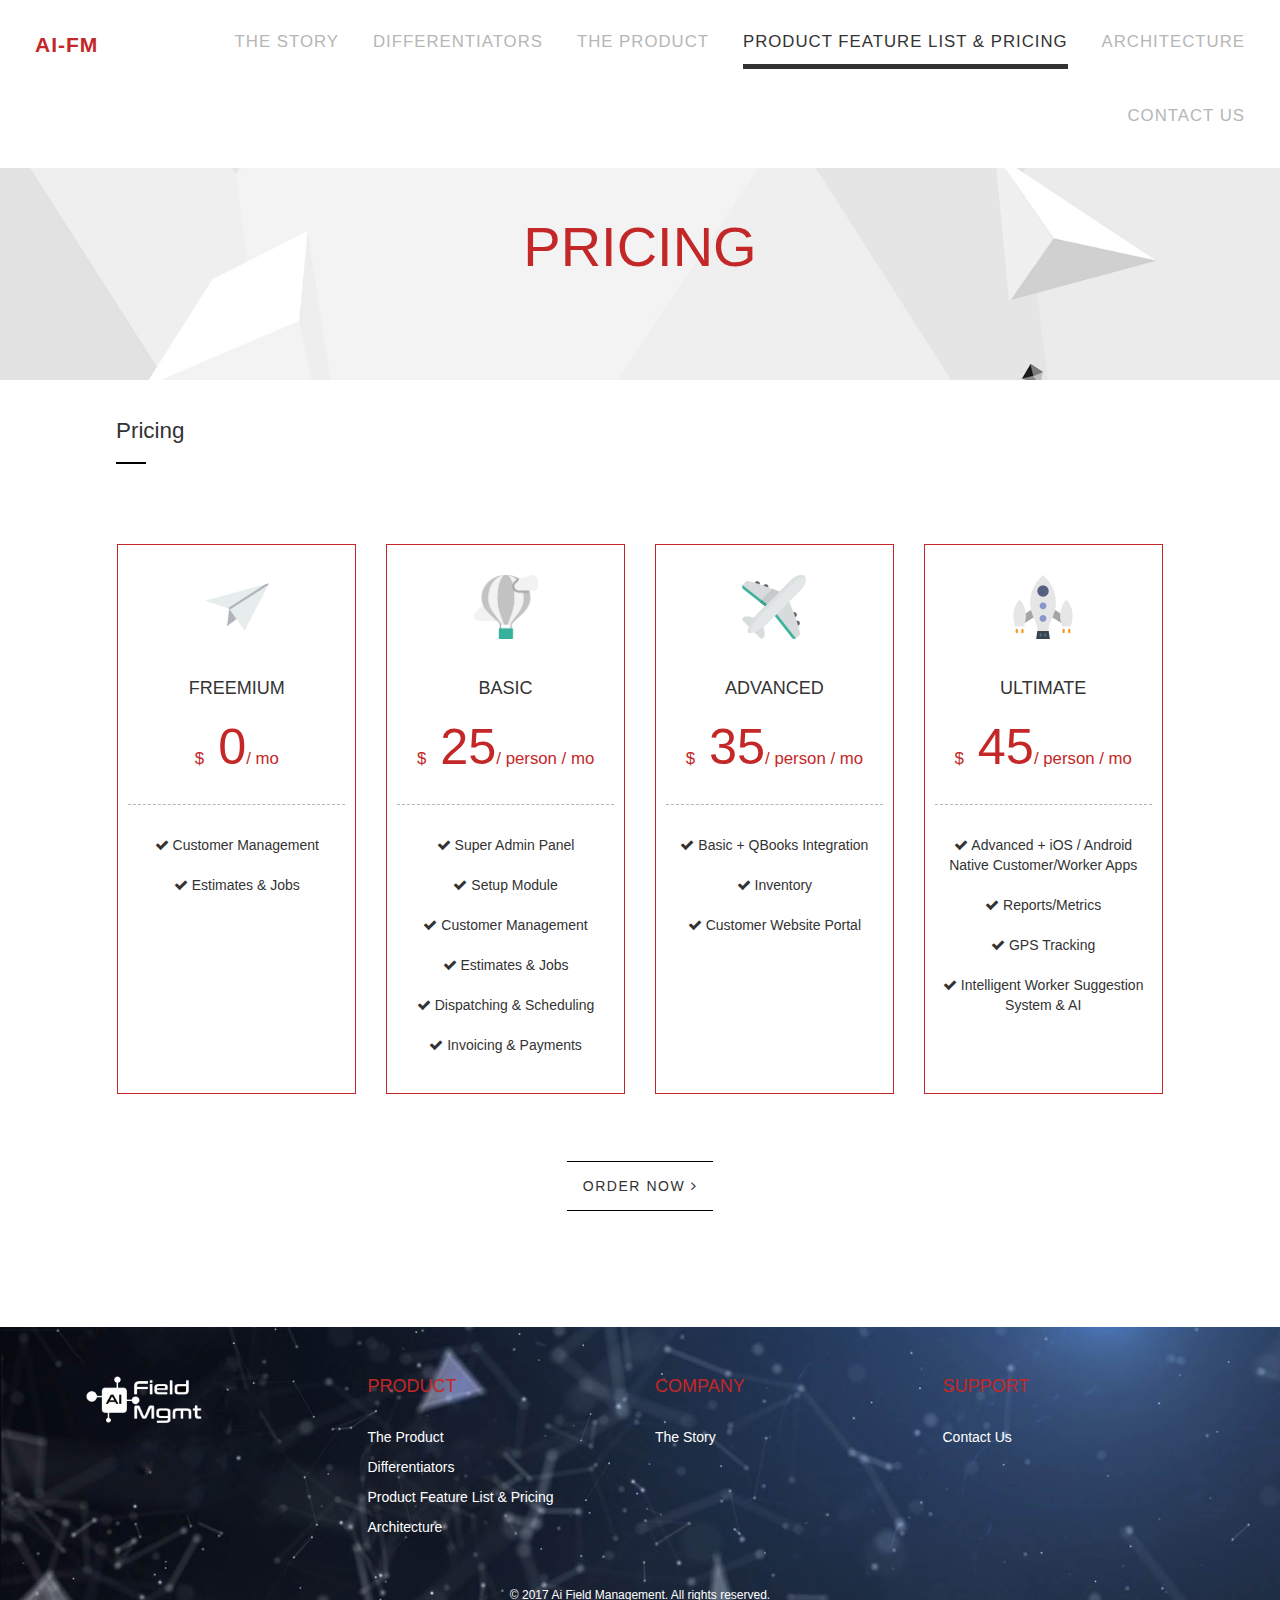
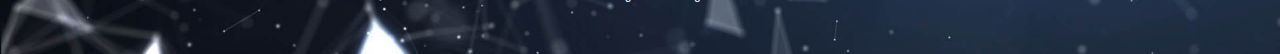
<file: html/price.html>
<!DOCTYPE html>
<html lang="en">
  <head>
    <meta http-equiv="Content-Type" content="text/html; charset=UTF-8">
    <!-- Meta, title, CSS, favicons, etc. -->
    <meta charset="utf-8">
    <meta http-equiv="X-UA-Compatible" content="IE=edge">
    <meta name="viewport" content="width=device-width, initial-scale=1">
	<link rel="shortcut icon" href="images/ai.png">
    <title>AI-FM</title>

    <!-- Bootstrap -->
    <link href="../vendors/bootstrap/dist/css/bootstrap.min.css" rel="stylesheet">
    <!-- Font Awesome -->
    <link href="font-awesome/css/font-awesome.min.css" rel="stylesheet">
     <!-- css -->
    <link href="style.css" rel="stylesheet">
  	<style>   
		body{padding-top:100px}
    </style> 
  </head>

  <body>

	
	<nav class="nav-effect nav navbar-fixed-top">
		 <div class="navbar-header">
          <button type="button" class="navbar-toggle collapsed" data-toggle="collapse" data-target="#navbar" aria-expanded="false" aria-controls="navbar">
            <span class="sr-only">Toggle navigation</span>
            <span class="icon-bar"></span>
            <span class="icon-bar"></span>
            <span class="icon-bar"></span>
          </button> 
          <a href="index.html" class="icon pull-left">AI-FM</a>
        </div>
		
		
		<div id="navbar" class="navbar-collapse collapse">
		<a href="story.html" >THE STORY</a>
		<a href="differ.html" >DIFFERENTIATORS</a>
		<a href="product.html" >THE PRODUCT</a>		
		<a href="price.html" class="active">PRODUCT FEATURE LIST & PRICING</a>
		<a href="architecture.html">ARCHITECTURE</a>
		<a href="contact.html">CONTACT US</a>
		</div>	
	</nav>
	
	<div class="row" >
	<div class="intro0 col-md-12">
			<img src="images/arch.jpg" class="img intro0-pic">
			<div class="heading3">
			<h2>PRICING</h2>
		</div>
	</div>	
	<div class="col-md-12 price-name">		
		<h3 class="heading1">Pricing</h3>
	</div>
	
	<div class="col-md-12 col-xs-12 price0">
	<div class="price">
		<div class="col-md-3 col-sm-6 col-xs-12">
			<div class="price1">
				<img src="images/paper-plane-4.png" width="64px">
				<h4>FREEMIUM</h4>
				<h3>$<span> 0</span>/ mo</h3>
				<br>
				<p><i class="fa fa-check"></i> Customer Management</p>
				<p><i class="fa fa-check"></i> Estimates & Jobs</p>
			</div><!--price1-->
		</div>
		<div class="col-md-3 col-sm-6 col-xs-12">
			<div class="price1">
				<img src="images/hot-air-balloon.png" width="64px">
				<h4>BASIC</h4>
				<h3>$<span> 25</span>/ person / mo</h3>
				<br>
				<p><i class="fa fa-check"></i> Super Admin Panel</p>
				<p><i class="fa fa-check"></i> Setup Module</p>
				<p><i class="fa fa-check"></i> Customer Management</p>
				<p><i class="fa fa-check"></i> Estimates & Jobs</p>
				<p><i class="fa fa-check"></i> Dispatching & Scheduling</p>
				<p><i class="fa fa-check"></i> Invoicing & Payments</p>
			</div><!--price1-->
		</div>
		<div class="col-md-3 col-sm-6 col-xs-12">
			<div class="price1">
				<img src="images/airplane-2.png" width="64px">
				<h4>ADVANCED</h4>
				<h3>$<span> 35</span>/ person / mo</h3>
				<br>
				<p><i class="fa fa-check"></i> Basic + QBooks Integration</p>
				<p><i class="fa fa-check"></i> Inventory</p>
				<p><i class="fa fa-check"></i> Customer Website Portal</p>
				
			</div><!--price1-->
		</div>
		<div class="col-md-3 col-sm-6 col-xs-12">
			<div class="price1">
				<img src="images/space-ship.png" width="64px">
				<h4>ULTIMATE</h4>
				<h3>$<span> 45</span>/ person / mo</h3>
				<br>
				<p><i class="fa fa-check"></i> Advanced + iOS / Android Native Customer/Worker Apps</p>
				<p><i class="fa fa-check"></i> Reports/Metrics</p>
				<p><i class="fa fa-check"></i> GPS Tracking</p>
				<p><i class="fa fa-check"></i> Intelligent Worker Suggestion System & AI</p>
				
			</div><!--price1-->
		</div>
	</div><!--price-->
	</div>
	<div class="col-md-12 col-xs-12 price-contact">
		<a href="mailto:info@logicaai.com?subject=Please Sign Me Up">ORDER NOW <i class="fa fa-angle-right"></i></a>
	</div>

	
	</div><!--row-->
	
	<div class="foot">
	   <div class="row">
	    <div class="col-md-3 col-xs-12">
	    <img src="images/ai-logo.png" class="ai-logo">
	    </div><!--col-md-3-->
	    
	    <div class="col-md-3 col-xs-12" >
	     <h4>PRODUCT</h4>
	     <br>
	     <p><a href="product.html">The Product</a></p>
	     <p><a href="differ.html">Differentiators</a></p>
	     <p><a href="price.html">Product Feature List & Pricing</a></p>
	     <p><a href="architecture.html">Architecture</a></p>
	    </div><!--col-md-3-->
	    
	    <div class="col-md-3 col-xs-12" >
	     <h4>COMPANY</h4>
	     <br>
	     <p><a href="story.html">The Story</a></p>
	     
	    </div><!--col-md-3-->
	    
	    <div class="col-md-3 col-xs-12">
	     <h4>SUPPORT</h4>
	     <br>
	     <p><a href="contact.html">Contact Us</a></p>
	     
	    </div><!--col-md-3-->
	    	    
	   </div> <!--row-->
	   <div class="footer">
	  
	    
	    <p style="font-size:12px">© 2017  Ai Field Management. All rights reserved. </p>
	   </div>
	  </div><!--foot-->
     <!-- jQuery -->
    <script src="../vendors/jquery/dist/jquery.min.js"></script>
    <!-- Bootstrap -->
    <script src="../vendors/bootstrap/dist/js/bootstrap.min.js"></script>
    <!-- scroll -->
    <script src="../vendors/scroll/scrollReveal.js"></script>
    <script>
	var scroll = {
   	opacity:1,
   	reset:true
	};
	window.scrollReveal = new scrollReveal(scroll);
	
	</script>

  </body>
</html>
</file>
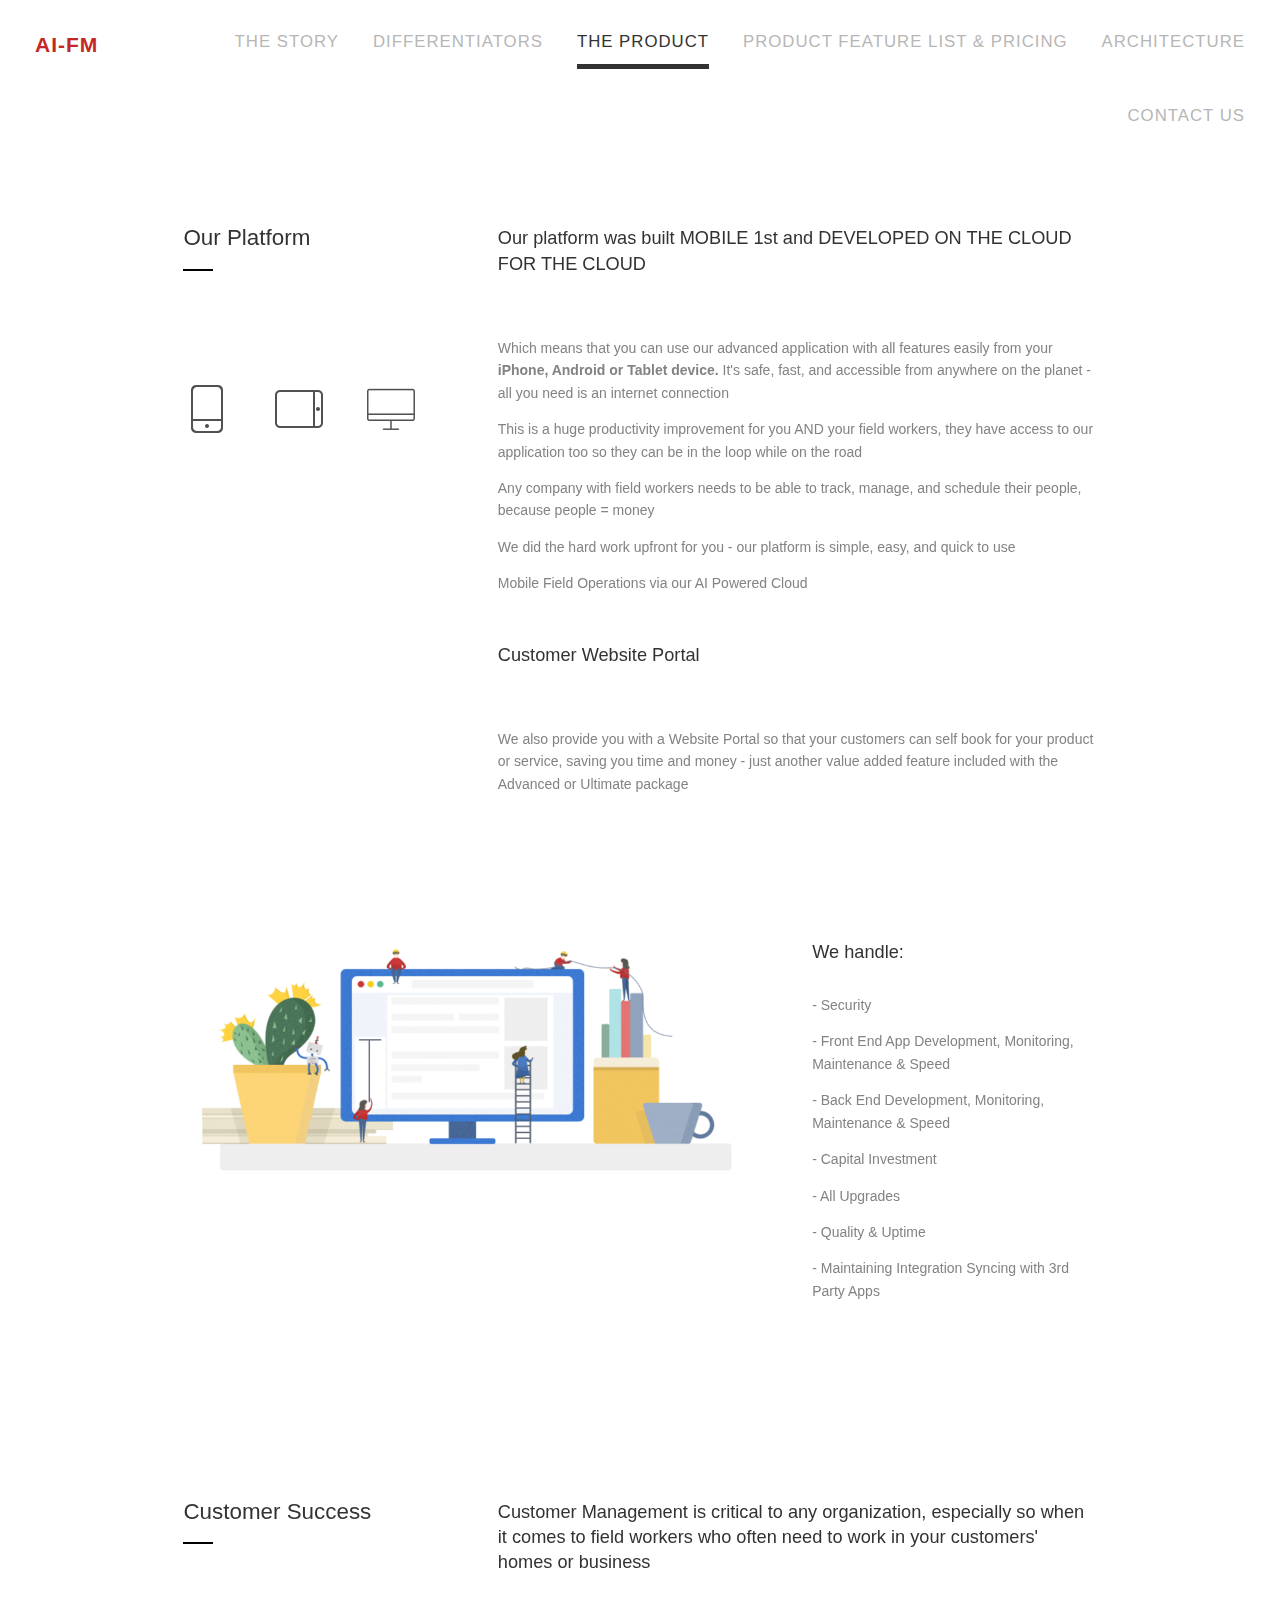
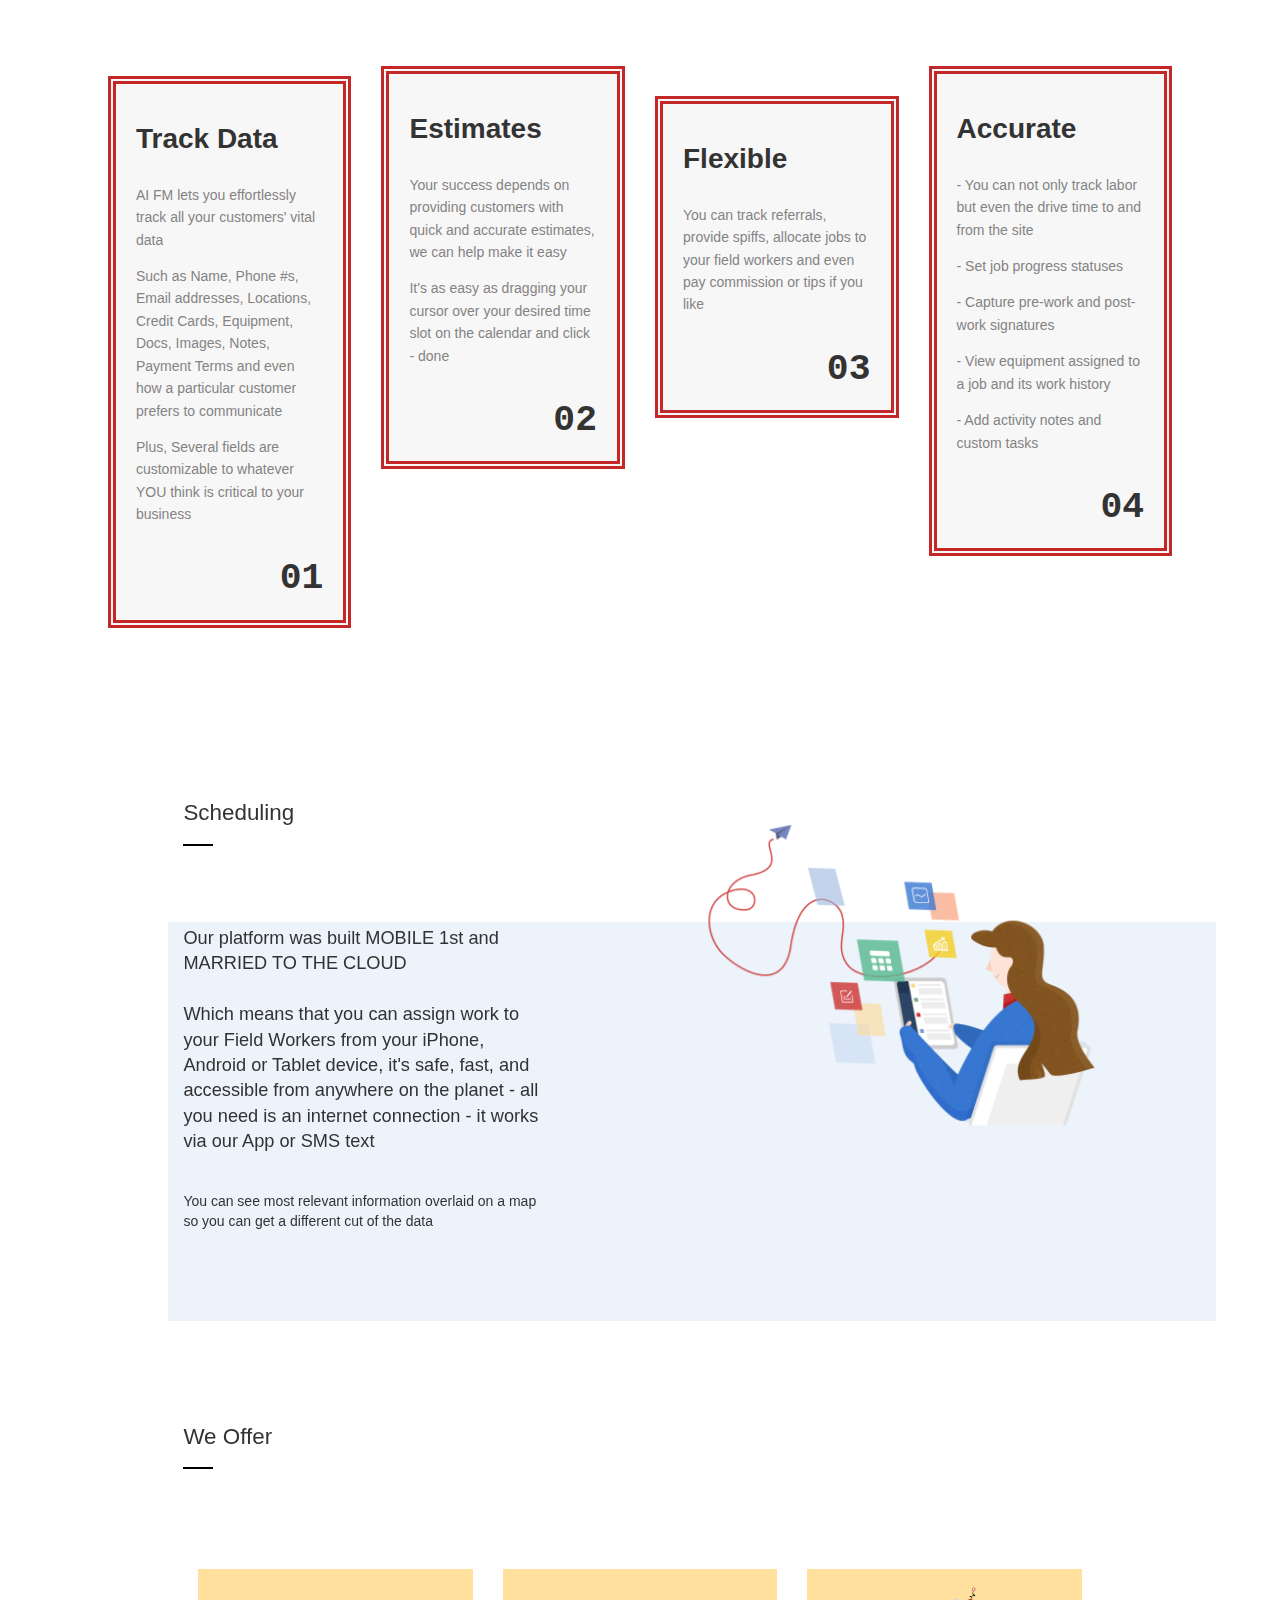
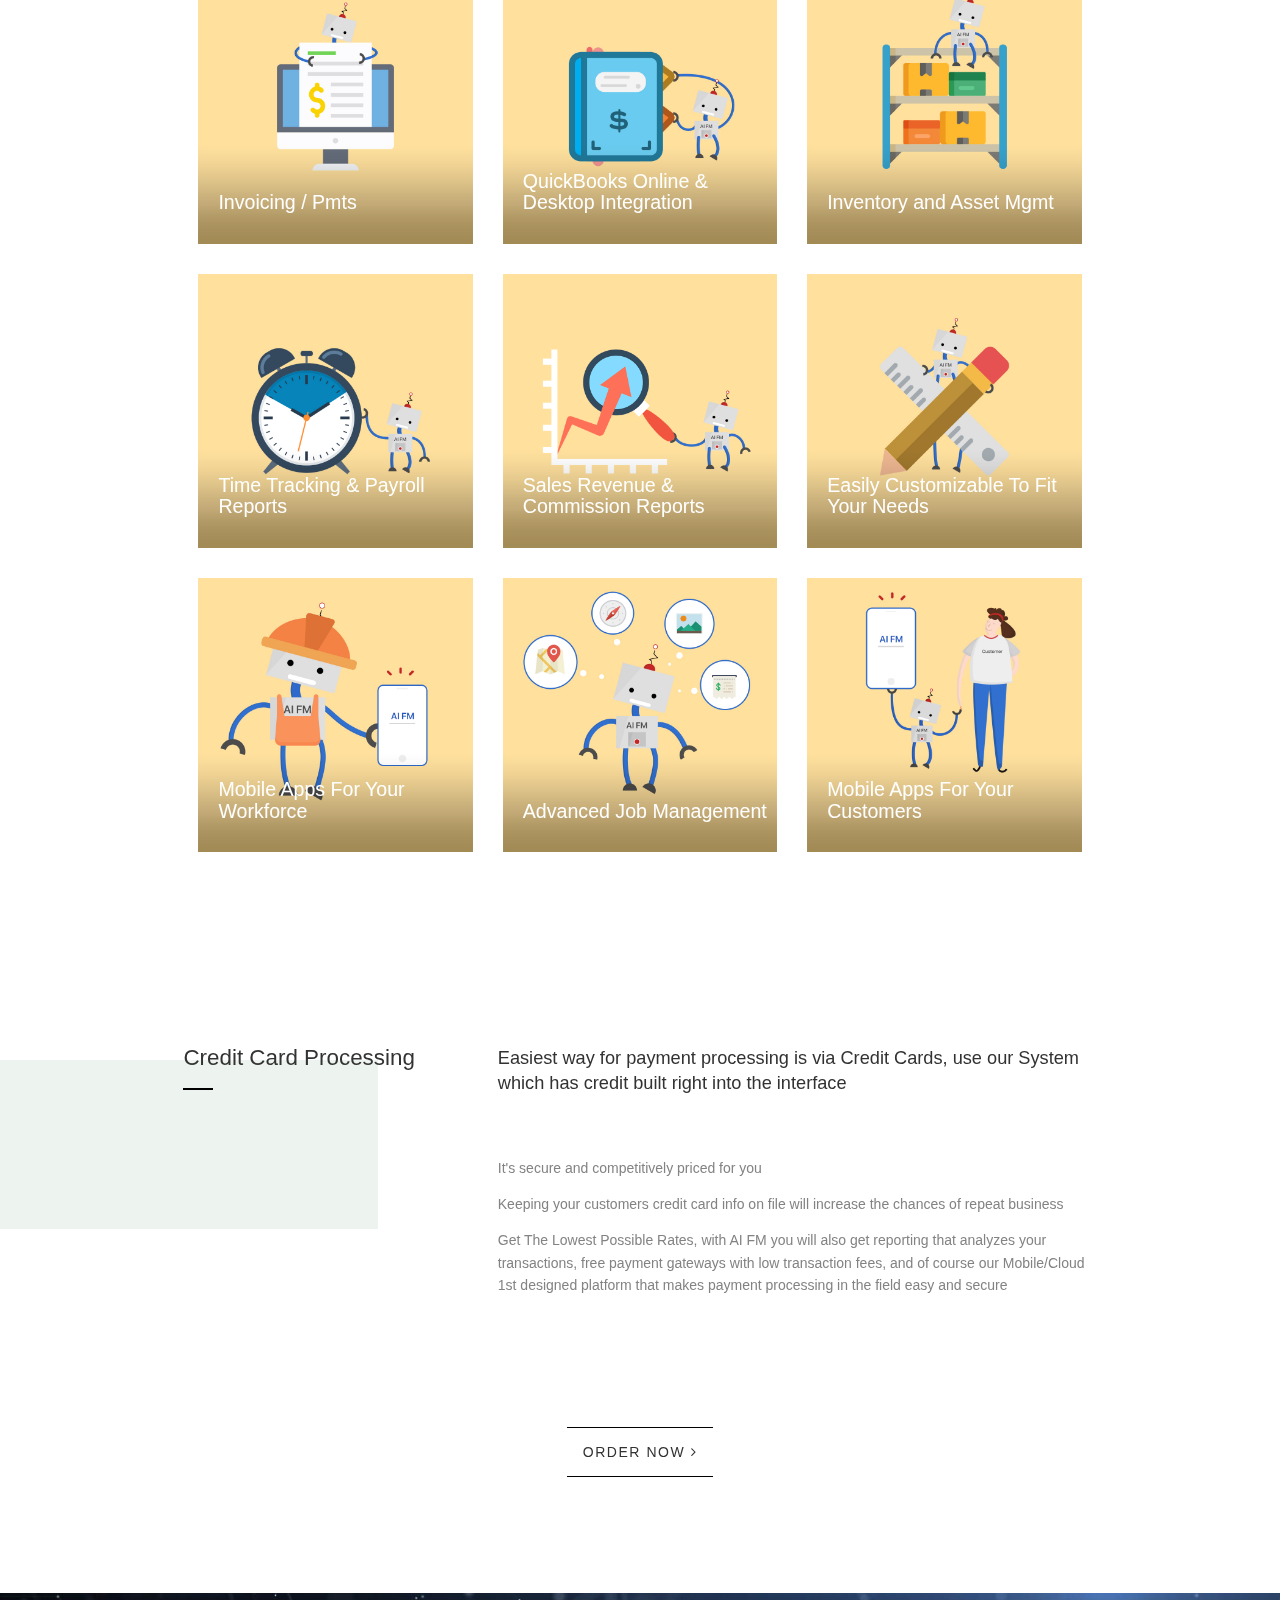
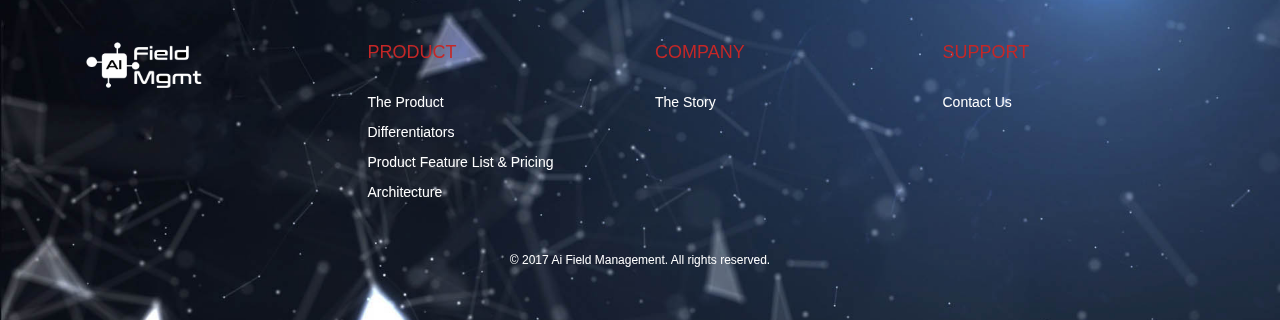
<file: html/product.html>
<!DOCTYPE html>
<html lang="en">
  <head>
    <meta http-equiv="Content-Type" content="text/html; charset=UTF-8">
    <!-- Meta, title, CSS, favicons, etc. -->
    <meta charset="utf-8">
    <meta http-equiv="X-UA-Compatible" content="IE=edge">
    <meta name="viewport" content="width=device-width, initial-scale=1">
	<link rel="shortcut icon" href="images/ai.png">
    <title>AI-FM</title>

    <!-- Bootstrap -->
    <link href="../vendors/bootstrap/dist/css/bootstrap.min.css" rel="stylesheet">
    <!-- Font Awesome -->
    <link href="font-awesome/css/font-awesome.min.css" rel="stylesheet">
  
    
     <!-- css -->
    <link href="style.css" rel="stylesheet"> 
  
  </head>

  <body>

	
	<nav class="nav-effect nav navbar-fixed-top">
		 <div class="navbar-header">
          <button type="button" class="navbar-toggle collapsed" data-toggle="collapse" data-target="#navbar" aria-expanded="false" aria-controls="navbar">
            <span class="sr-only">Toggle navigation</span>
            <span class="icon-bar"></span>
            <span class="icon-bar"></span>
            <span class="icon-bar"></span>
          </button> 
          <a href="index.html" class="icon pull-left">AI-FM</a>
        </div>
		
		
		<div id="navbar" class="navbar-collapse collapse">
		<a href="story.html">THE STORY</a>
		<a href="differ.html">DIFFERENTIATORS</a>
		<a href="product.html" class="active">THE PRODUCT</a>		
		<a href="price.html">PRODUCT FEATURE LIST & PRICING</a>
		<a href="architecture.html">ARCHITECTURE</a>
		<a href="contact.html">CONTACT US</a>
		</div>	
	</nav>
	
	<div class="row">
	<div class="intro1 col-md-12  col-xs-12">
		
		<div class="col-md-4 col-sm-12 col-xs-12">
			<h3 class="heading1">Our Platform</h3>
			<div class="intro1-pic" data-scroll-reveal="enter from the left after 0.2s,move 20px,over 2s">
				<img src="images/phone.png" class="intro1-pic-detail">
				<img src="images/Tablet.png" class="intro1-pic-detail">
				<img src="images/computer.png" class="intro1-pic-detail">
			</div>
		</div>
		
		<div class="col-md-8 col-sm-12 col-xs-12 pro-text">
			<h4 class="heading2">Our platform was built MOBILE 1st and DEVELOPED ON THE CLOUD FOR THE CLOUD</h4>
			<p>Which means that you can use our advanced application with all features easily from your<b> iPhone, Android or Tablet device.</b>
			It's safe, fast, and accessible from anywhere on the planet - all you need is an internet connection</p>
			<p>This is a huge productivity improvement for you AND your field workers, they have access to our application too so they can be in the loop while on the road</p>
			<p>Any company with field workers needs to be able to track, manage, and schedule their people, because people = money	</p>
			<p>We did the hard work upfront for you - our platform is simple, easy, and quick to use</p> 	
			<p>Mobile Field Operations via our AI Powered Cloud</p>
			<h4 class="heading2" style="margin-top:8%">Customer Website Portal</h4>
			<p>We also provide you with a Website Portal so that your customers can self book for your product or service, saving you time and money - just another value added feature included with the Advanced or Ultimate package</p>
		</div>
		
	</div>
	
	<div class="intro2 col-md-12  col-xs-12">
		<div class="col-md-8 col-sm-12 col-xs-12">
			<img src="images/handle.png" class="intro2-pic" data-scroll-reveal="enter from the bottom,move 20px,over 2s">
		</div>
		
		<div class="col-md-4 col-sm-12 col-xs-12 pro-text">
			<h4 class="heading2">We handle:</h4>
			<p>- Security</p>
			<p>- Front End App Development, Monitoring, Maintenance & Speed</p>
			<p>- Back End Development, Monitoring, Maintenance & Speed</p>
			<p>- Capital Investment</p>
			<p>- All Upgrades</p>
			<p>- Quality & Uptime</p>
			<p>- Maintaining Integration Syncing with 3rd Party Apps</p>
		</div>
	</div>
	
	<div class="intro3 col-md-12 col-xs-12">
		<div class="col-md-4 col-sm-12 col-xs-12">
			<h3 class="heading1">Customer Success</h3>			
		</div>
		
		<div class="col-md-8 col-sm-12 sol-xs-12">
			<h4 class="heading2">Customer Management is critical to any organization, especially so when it comes to field workers who often need to work in your customers' homes or business
			</h4>			
		</div>
		
		<div class="intro3-detail">
		<div class="col-md-3 col-sm-12 sol-xs-12">
		<div class="intro3-1 pro-text" data-scroll-reveal="enter from the bottom,move 40px,over 1s">
			<h3>Track Data</h3>
			<h2>01</h2>
			<p>AI FM lets you effortlessly track all your customers' vital data</p> <p>Such as Name, Phone #s, Email addresses, Locations, Credit Cards, Equipment, Docs, Images, Notes, Payment Terms</b> 
			and even how a particular customer prefers to communicate</p>
				<p>Plus, Several fields are customizable to whatever YOU think is critical to your business
			</p>
		</div>
		</div>
		
		<div class="col-md-3 col-sm-12 sol-xs-12">	
		<div class="intro3-1 pro-text" data-scroll-reveal="enter from the bottom,move 30px,over 1.8s">
			<h3>Estimates</h3>
			<h2>02</h2>
			<p>Your success depends on providing customers with quick and accurate estimates, we can help make it easy</p>
				<p>It's as easy as dragging your cursor over your desired time slot on the calendar and click - done
			</p>
		</div>
		</div>
		
		<div class="col-md-3 col-sm-12 sol-xs-12" >	
		<div class="intro3-1 pro-text" data-scroll-reveal="enter from the bottom,move 60px,over 3s">
			<h3>Flexible</h3>
			<h2>03</h2>
			<p>You can track referrals, provide spiffs, allocate jobs to your field workers and even pay commission or tips if you like
			</p>
		</div>
		</div>
		
		<div class="col-md-3 col-sm-12 sol-xs-12" >	
		<div class="intro3-1 pro-text" data-scroll-reveal="enter from the bottom,move 30px,over 1.3s">
			<h3>Accurate</h3>
			<h2>04</h2>
			<p> - You can not only track labor but even the drive time to and from the site</p>
			<p> - Set job progress statuses</p>
			<p> - Capture pre-work and post-work signatures</p>
			<p> - View equipment assigned to a job and its work history</p>
			<p> - Add activity notes and custom tasks</p>
			
		</div>
		</div>
		</div>
		
	</div>
	
	<div class="intro4 col-md-12 col-xs-12">
		<div class="col-md-5 col-sm-12 col-xs-12">
			<h3 class="heading1">Scheduling</h3>
			<h4 class="heading2">Our platform was built MOBILE 1st and MARRIED TO THE CLOUD<br><br>Which means that you can assign work to your Field Workers from your iPhone, Android or Tablet device, 
			it's safe, fast, and accessible from anywhere on the planet - all you need is an internet connection - it works via our App or SMS text</h4>
			<p>You can see most relevant information overlaid on a map so you can get a different cut of the data</p>
							
		</div>
		
		<div class="col-md-7 col-sm-12 col-xs-12 ">
		<div class="pro-text intro4-pic">
			<img src="images/schedule.png" class="intro4-picdetail" data-scroll-reveal="enter from the bottom,move 20px,over 2s">	
		</div>
		</div>
		
		<div class="deco" data-scroll-reveal="enter from the bottom,move 40px,over 3.4s">
		</div>
	</div>
	
	<div class="intro5 col-md-12 col-xs-12">
		<div class="col-md-4 col-sm-12 col-xs-12">
			<h3 class="heading1">We Offer</h3>
		</div>
		
		<div class="col-md-12 col-xs-12">
			<div class="col-md-4 col-sm-12 col-xs-12">
				<div class="intro5-1" data-scroll-reveal="enter from the bottom,move 20px,over 2s">
		
					<img class="intro5-pic" src="images/001.jpg">
					<h5 class="white">Invoicing / Pmts</h5>
					<div class="content">
						<h5 class="white">Invoicing / Pmts</h5>
						<p class="description">Our platform completly integrates Invoicing and Payments minimizing your work and chance of errors - with a single click - no need for a third party invoicing/payment processing application</p>
						<p class="description">The system is smart enough to handle single one time jobs , right up to multiple recurring jobs - it's that flexible and easy</p>
					</div>
	
				</div><!--intro5-1-->
			</div><!--col-md-4-->
			
			<div class="col-md-4 col-sm-12 col-xs-12">
				<div class="intro5-1" data-scroll-reveal="enter from the bottom,move 20px,over 2s">
		
					<img class="intro5-pic" src="images/002.jpg">
					<h5 class="white">QuickBooks Online & Desktop Integration</h5>
					<div class="content">
						<h5 class="white">QuickBooks Online & Desktop Integration</h5>
						<p class="description">When it comes to the back office, we have you covered, no need to leave the App and punch in the same data again in another place, we have integrated with QuickBooks</p>
						<p class="description">Your data in AI FM is automatically synced to QuickBooks, all jobs, invoices, and payments</p>
					</div>
	
				</div><!--intro5-1-->
			</div><!--col-md-4-->
			
			<div class="col-md-4 col-sm-12 col-xs-12">
				<div class="intro5-1" data-scroll-reveal="enter from the bottom,move 20px,over 2s">
		
					<img class="intro5-pic" src="images/003.jpg">
					<h5 class="white">Inventory and Asset Mgmt</h5>
					<div class="content">
						<h5 class="white">Inventory and Asset Mgmt</h5>
						<p class="description">Inventory is easy with AI FM - you can have one warehouse or several, our system is scalable no matter your business</p>
						
					</div>
	
				</div><!--intro5-1-->
			</div><!--col-md-4-->
			
			<div class="col-md-4 col-sm-12 col-xs-12">
				<div class="intro5-1" data-scroll-reveal="enter from the bottom,move 20px,over 2s">
		
					<img class="intro5-pic" src="images/004.jpg">
					<h5 class="white">Time Tracking & Payroll Reports</h5>
					<div class="content">
						<h5 class="white">Time Tracking & Payroll Reports</h5>
						<p class="description">If you have one field worker or thousands, we can help, we have a simple to use clock in/out feature that you can access via your computer, tablet or smart phone</p>
						<p class="description">You can caluclate hourly, weekly, monthly and OT rates</p>
					</div>
	
				</div><!--intro5-1-->
			</div><!--col-md-4-->
			
			<div class="col-md-4 col-sm-12 col-xs-12">
				<div class="intro5-1" data-scroll-reveal="enter from the bottom,move 20px,over 2s">
		
					<img class="intro5-pic" src="images/005.png">
					<h5 class="white">Sales Revenue & Commission Reports</h5>
					<div class="content">
						<h5 class="white">Sales Revenue & Commission Reports</h5>
						<p class="description">Get your hands on Sales reports at a touch of a button, or better yet customize a report the way you want to see it</p>
						<p class="description">Get Commission reports by field worker or sales agent</p>
					</div>
	
				</div><!--intro5-1-->
			</div><!--col-md-4-->
			
			<div class="col-md-4 col-sm-12 col-xs-12">
				<div class="intro5-1" data-scroll-reveal="enter from the bottom,move 20px,over 2s">
		
					<img class="intro5-pic" src="images/006.jpg">
					<h5 class="white">Easily Customizable To Fit Your Needs</h5>
					<div class="content">
						<h5 class="white">Easily Customizable To Fit Your Needs</h5>
						<p class="description">Our System was designed with our customers in mind, and since each customer is slightly different, we gave you the option to easily customize how you ingest your information</p>
						<p class="description">You decide who gets access to every area</p>
					</div>
	
				</div><!--intro5-1-->
			</div><!--col-md-4-->
			
			<div class="col-md-4 col-sm-12 col-xs-12">
				<div class="intro5-1" data-scroll-reveal="enter from the bottom,move 20px,over 2s">
		
					<img class="intro5-pic" src="images/007.jpg">
					<h5 class="white">Mobile Apps For Your Workforce</h5>
					<div class="content">
						<h5 class="white">Mobile Apps For Your Workforce</h5>
						<p class="description">With our Ultimate Package , you will have access to your very own Mobile Apps for your Workers AND Customers (iOS & Android)</p>
						<p class="description">Your field workers will be empowered to follow real time conversations from the Office (and vice versa) so that your company can improve on execution, including sharing pictures</p>
					</div>
	
				</div><!--intro5-1-->
			</div><!--col-md-4-->
			
			<div class="col-md-4 col-sm-12 col-xs-12">
				<div class="intro5-1" data-scroll-reveal="enter from the bottom,move 20px,over 2s">
		
					<img class="intro5-pic" src="images/008.jpg">
					<h5 class="white">Advanced Job Management</h5>
					<div class="content">
						<h5 class="white">Advanced Job Management</h5>
						<p class="description">AI FM provides your company with access to Maps, Directions, Pictures, and Invoicing all in Real Time</p>
					</div>
	
				</div><!--intro5-1-->
			</div><!--col-md-4-->
			
			<div class="col-md-4 col-sm-12 col-xs-12">
				<div class="intro5-1" data-scroll-reveal="enter from the bottom,move 20px,over 2s">
		
					<img class="intro5-pic" src="images/009.jpg">
					<h5 class="white">Mobile Apps For Your Customers</h5>
					<div class="content">
						<h5 class="white">Mobile Apps For Your Customers</h5>
						<p class="description">Over 60% of your customers have smartphones and they use them to search for services</p>
						<p class="description">Having an app on your cutomers' smartphone puts you ahead of your competitors</p>
						<p class="description">Increase customer loyalty and satisfaction by making it easier for them to reach you</p>
					</div>
	
				</div><!--intro5-1-->
			</div><!--col-md-4-->
		
		</div> <!--col-md-12-->
		
	</div> <!--intro5-->
		
	<div class="intro6 col-md-12 col-xs-12">
		<div class="col-md-4 col-sm-12 col-xs-12">
			<h3 class="heading1">Credit Card Processing</h3>
		</div>
		
		<div class="col-md-8 col-sm-12 col-xs-12 pro-text">
			<h4 class="heading2">Easiest way for payment processing is via Credit Cards, use our System which has credit built right into the interface</h4>
			<p>It's secure and competitively priced for you</p>
			<p>Keeping your customers credit card info on file will increase the chances of repeat business</p>
			<p>Get The Lowest Possible Rates, with AI FM you will also get reporting that analyzes your transactions, free payment gateways with low transaction fees, and of course our Mobile/Cloud 1st designed platform that makes payment processing in the field easy and secure</p>
		</div>
		<div class="deco2" data-scroll-reveal="enter from the bottom,move 40px,over 3.4s">
		</div>
	</div>
	
	<div class="col-md-12 col-xs-12 price-contact">
		<a href="mailto:info@logicaai.com?subject=Please Sign Me Up">ORDER NOW <i class="fa fa-angle-right"></i></a>
	</div>
	
	</div> <!--row-->

	<div class="foot">
	   <div class="row">
	    <div class="col-md-3 col-xs-12">
	    <img src="images/ai-logo.png" class="ai-logo">
	    </div><!--col-md-3-->
	    
	    <div class="col-md-3 col-xs-12" >
	     <h4>PRODUCT</h4>
	     <br>
	     <p><a href="product.html">The Product</a></p>
	     <p><a href="differ.html">Differentiators</a></p>
	     <p><a href="price.html">Product Feature List & Pricing</a></p>
	     <p><a href="architecture.html">Architecture</a></p>
	    </div><!--col-md-3-->
	    
	    <div class="col-md-3 col-xs-12" >
	     <h4>COMPANY</h4>
	     <br>
	     <p><a href="story.html">The Story</a></p>
	     
	    </div><!--col-md-3-->
	    
	    <div class="col-md-3 col-xs-12">
	     <h4>SUPPORT</h4>
	     <br>
	     <p><a href="contact.html">Contact Us</a></p>
	     
	    </div><!--col-md-3-->
	    	    
	   </div> <!--row-->
	   <div class="footer">
	  
	    
	    <p style="font-size:12px">© 2017  Ai Field Management. All rights reserved. </p>
	   </div>
	  </div><!--foot-->
	  
     <!-- jQuery -->
    <script src="../vendors/jquery/dist/jquery.min.js"></script>
    <!-- Bootstrap -->
    <script src="../vendors/bootstrap/dist/js/bootstrap.min.js"></script>
    <!-- scroll -->
    <script src="../vendors/scroll/scrollReveal.js"></script>
    <script>
	var scroll = {
   	opacity:1,
   	reset:true
	};
	window.scrollReveal = new scrollReveal(scroll);
	</script>

  </body>
</html>
</file>
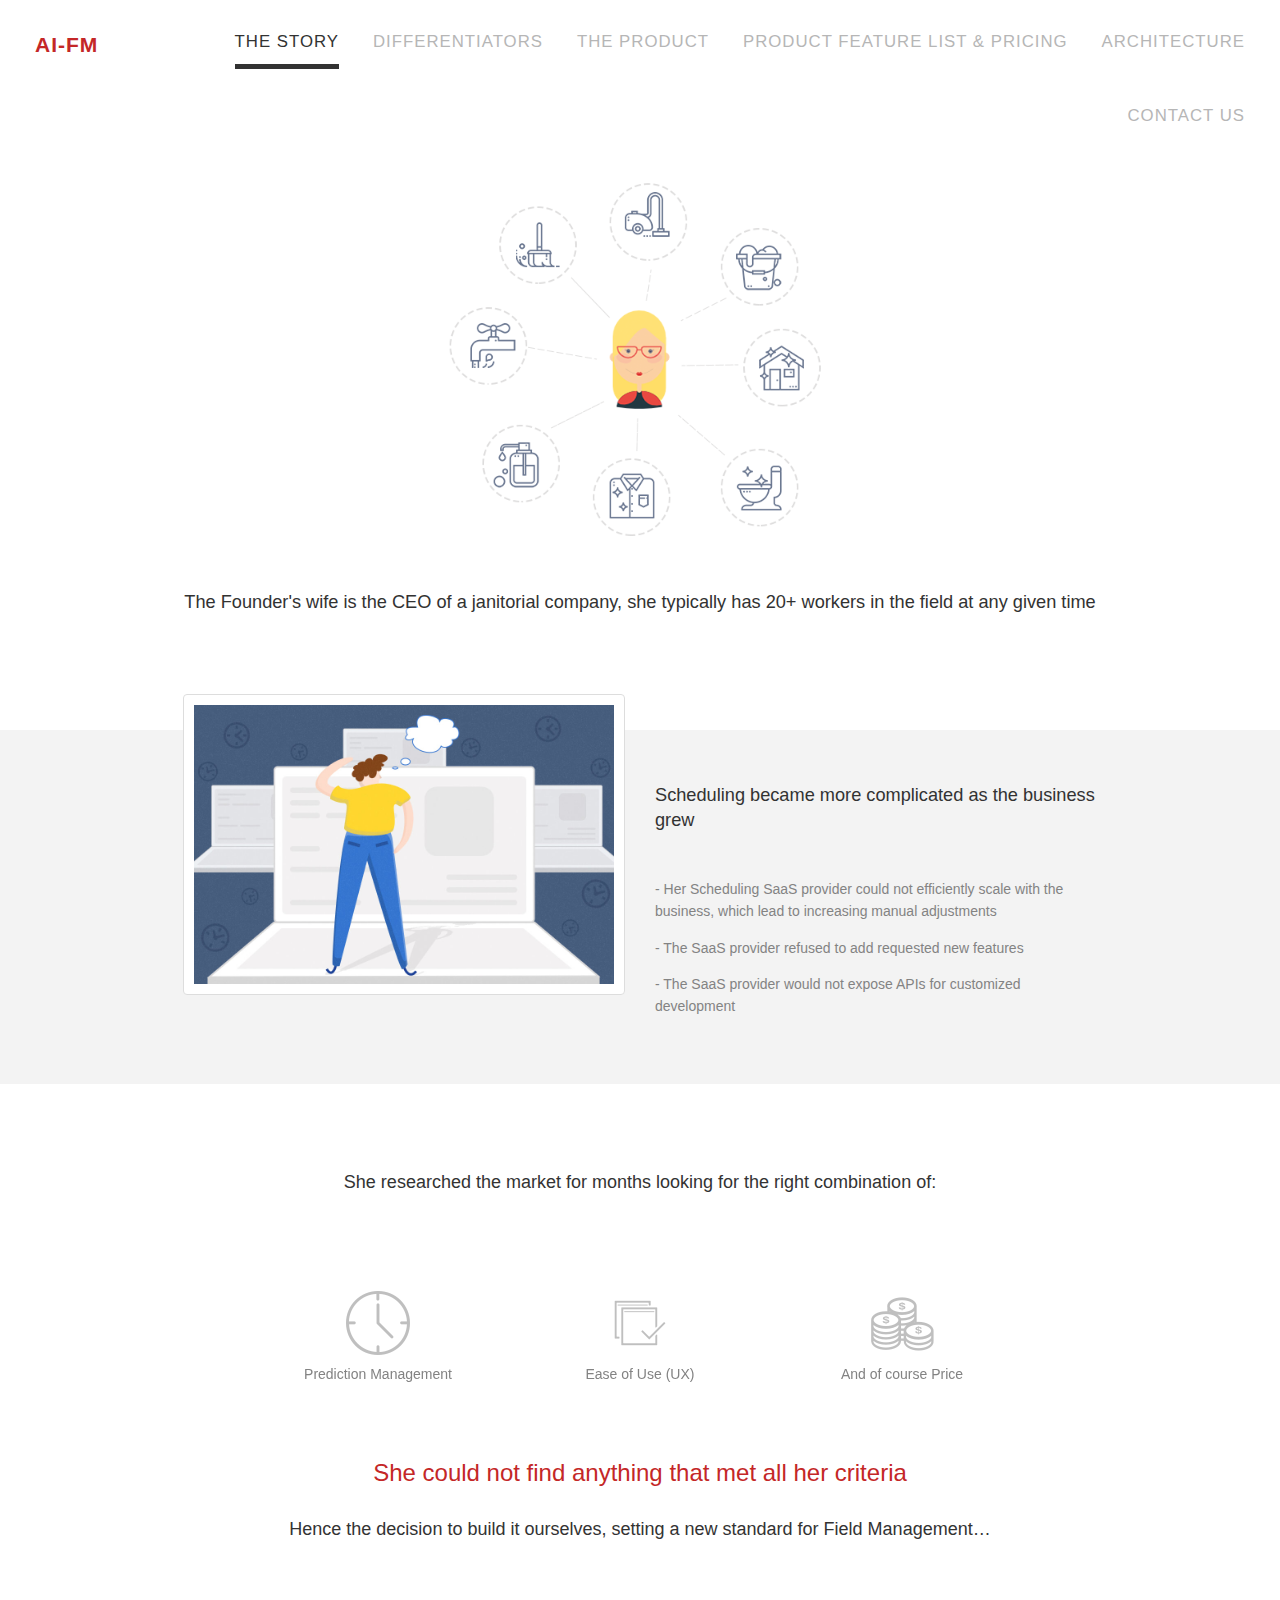
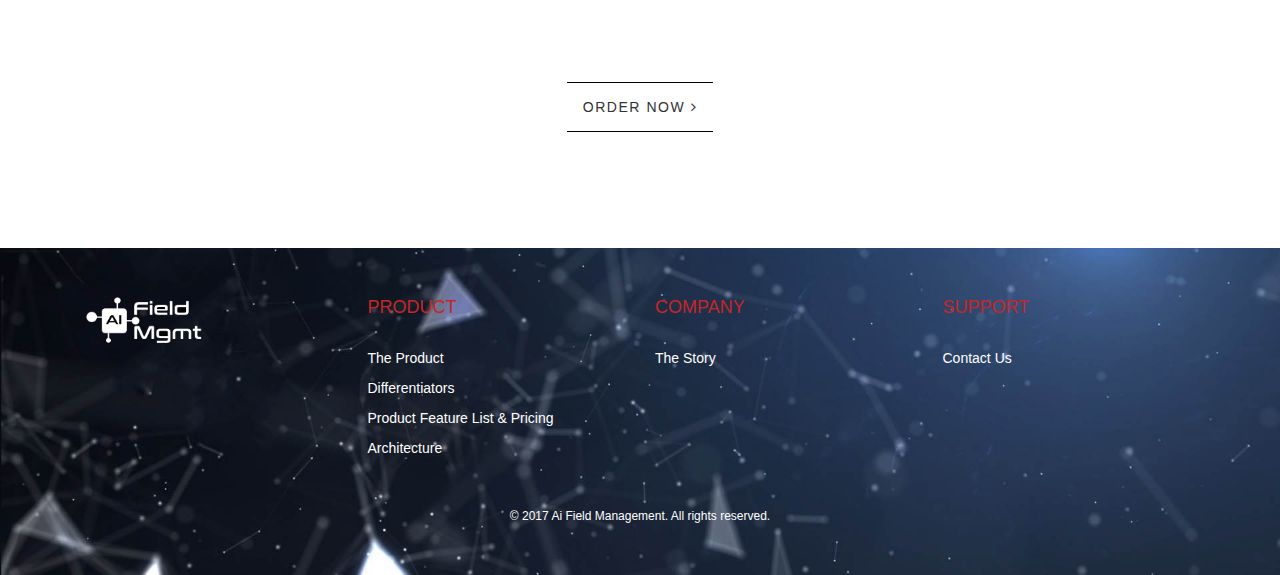
<file: html/story.html>
<!DOCTYPE html>
<html lang="en">
  <head>
    <meta http-equiv="Content-Type" content="text/html; charset=UTF-8">
    <!-- Meta, title, CSS, favicons, etc. -->
    <meta charset="utf-8">
    <meta http-equiv="X-UA-Compatible" content="IE=edge">
    <meta name="viewport" content="width=device-width, initial-scale=1">
	<link rel="shortcut icon" href="images/ai.png">
    <title>AI-FM</title>

    <!-- Bootstrap -->
    <link href="../vendors/bootstrap/dist/css/bootstrap.min.css" rel="stylesheet">
    <!-- Font Awesome -->
    <link href="font-awesome/css/font-awesome.min.css" rel="stylesheet">
     <!-- css -->
    <link href="style.css" rel="stylesheet">  
  </head>

  <body>

	
	<nav class="nav-effect  nav navbar-fixed-top">
		 <div class="navbar-header">
          <button type="button" class="navbar-toggle collapsed" data-toggle="collapse" data-target="#navbar" aria-expanded="false" aria-controls="navbar">
            <span class="sr-only">Toggle navigation</span>
            <span class="icon-bar"></span>
            <span class="icon-bar"></span>
            <span class="icon-bar"></span>
          </button> 
          <a href="index.html" class="icon pull-left">AI-FM</a>
        </div>
		
		
		<div id="navbar" class="navbar-collapse collapse">
		<a href="story.html" class="active">THE STORY</a>
		<a href="differ.html">DIFFERENTIATORS</a>
		<a href="product.html">THE PRODUCT</a>		
		<a href="price.html">PRODUCT FEATURE LIST & PRICING</a>
		<a href="architecture.html">ARCHITECTURE</a>
		<a href="contact.html">CONTACT US</a>
		</div>	
	</nav>
	
	<div class="row">
		<div class="col-md-12 ceo">
			<img src="images/ceo.png" class="img-responsive">
			<p>The Founder's wife is the CEO of a janitorial company, she typically has 20+ workers in the field at any given time  
			</p>
		</div>
		
		<div class="intro2 col-md-12  col-xs-12" style="background-color:#f3f3f3">
		<div class="col-md-6 col-sm-12 col-xs-12">
			<img src="images/story.jpg" class="intro2-pic img-thumbnail" data-scroll-reveal="enter from the bottom,move 20px,over 2s">
		</div>
		
		<div class="col-md-6 col-sm-12 col-xs-12 pro-text">
			<h4 class="heading2">Scheduling became more complicated as the business grew</h4>
			<p>- Her Scheduling SaaS provider could not efficiently scale with the business, which lead to increasing manual adjustments</p>
			<p>- The SaaS provider refused to add requested new features</p>
			<p>- The SaaS provider would not expose APIs for customized development</p>
			
		</div>
	</div>
	
		<div class="combination col-md-12  col-xs-12">
		
			<h4>She researched the market for months looking for the right combination of: </h4>
			<div class="col-md-4 col-xs-12 c-feature" data-scroll-reveal="enter from the bottom,move 20px,over 2s">
				<img src="images/time.png">
				<p>Prediction Management</p>
			</div>
			<div class="col-md-4 col-xs-12 c-feature" data-scroll-reveal="enter from the bottom,move 20px,over 2s">
				<img src="images/easy.png">
				<p>Ease of Use (UX)</p>
			</div>
			<div class="col-md-4 col-xs-12 c-feature" data-scroll-reveal="enter from the bottom,move 20px,over 2s">
				<img src="images/money.png">
				<p>And of course Price</p>
			</div>
			<h3>She could not find anything that met all her criteria</h3>
			<h4>Hence the decision to build it ourselves, setting a new standard for Field Management…</h4>
	
	</div>
	
	
	<div class="col-md-12 col-xs-12 price-contact">
		<a href="mailto:info@logicaai.com?subject=Please Sign Me Up">ORDER NOW <i class="fa fa-angle-right"></i></a>
	</div>
	</div>
	
	
	<div class="foot">
	   <div class="row">
	    <div class="col-md-3 col-xs-12">
	    <img src="images/ai-logo.png" class="ai-logo">
	    </div><!--col-md-3-->
	    
	    <div class="col-md-3 col-xs-12" >
	     <h4>PRODUCT</h4>
	     <br>
	     <p><a href="product.html">The Product</a></p>
	     <p><a href="differ.html">Differentiators</a></p>
	     <p><a href="price.html">Product Feature List & Pricing</a></p>
	     <p><a href="architecture.html">Architecture</a></p>
	    </div><!--col-md-3-->
	    
	    <div class="col-md-3 col-xs-12" >
	     <h4>COMPANY</h4>
	     <br>
	     <p><a href="story.html">The Story</a></p>
	     
	    </div><!--col-md-3-->
	    
	    <div class="col-md-3 col-xs-12">
	     <h4>SUPPORT</h4>
	     <br>
	     <p><a href="contact.html">Contact Us</a></p>
	     
	    </div><!--col-md-3-->
	    	    
	   </div> <!--row-->
	   <div class="footer">
	  
	    
	    <p style="font-size:12px">© 2017  Ai Field Management. All rights reserved. </p>
	   </div>
	  </div><!--foot-->

     <!-- jQuery -->
    <script src="../vendors/jquery/dist/jquery.min.js"></script>
    <!-- Bootstrap -->
    <script src="../vendors/bootstrap/dist/js/bootstrap.min.js"></script>
    <!-- scroll -->
    <script src="../vendors/scroll/scrollReveal.js"></script>
    <script>
	var scroll = {
   	opacity:1,
   	reset:true
	};
	window.scrollReveal = new scrollReveal(scroll);
	
	</script>

  </body>
</html>
</file>
<file: html/style.css>
html{position:relative}	
body{overflow-x:hidden}
body{
	padding-top:200px;
	}
/* home page*/	

.bg{
	width:100%;
	z-index:-1;
	margin:0;
	}
.ai-pic{
margin-top:-100px
}
.ai-detail h3{
	font-size:1.6em;
	color:#323232;
	margin-bottom:5%;
	padding:0px 10% 0px 10%;
	}
.point{
	position:absolute;
	top:70%;
	right:10%;
	width:5%;
	z-index:999
	}
	

.ai-detail{
	margin-top:5%;
	margin-bottom:10%;
	font-size:1.2em;		
	color:rgba(59, 74, 94, 0.66);
	text-align:center;
	}
.ai-detail p{
	padding:0px 20% 2% 20%;
	}
	
/* animation */
@keyframes down-a
{
    from {top: 70%;}
    to {top: 72%;}
}
 
@-webkit-keyframes down-a /* Safari 与 Chrome */
{
    from {top: 70%;}
    to {top: 72%;}
}
.point{
	animation:down-a 0.8s ease-in-out infinite alternate;
	-webkit-animation:down-a 0.8s ease-in-out infinite alternate;
	}

/* nav */
nav{background-color:#fff}
nav a {
	position: relative;
	display: inline-block;
	margin: 20px 15px ;
	outline: none;
	color: #b6b6b6;	
	text-decoration: none;	
	letter-spacing: 1px;
	font-weight: 400;
	text-shadow: 0 0 1px rgba(255,255,255,0.3);
	font-size: 1.2em;
}

nav a:hover,
nav a:focus {
	outline: none;
	text-decoration: none;
	color:#323232;
}
nav a.active {
	outline: none;
	text-decoration: none;
	color:#323232;
}	
.icon{
	color:#c42727;
	font-weight:700;
	font-size: 1.5em;
	}

.nav-effect a {
	padding: 0 0 10px;
}
.nav-effect{
	text-align:right;
	padding:10px 20px;
	}
.nav-effect a::after {
	position: absolute;
	top: 100%;
	left: 0;
	width: 100%;
	height: 1px;
	background: #323232;
	content: '';
	opacity: 0;
	-webkit-transition: height 0.3s, opacity 0.3s, -webkit-transform 0.3s;
	-moz-transition: height 0.3s, opacity 0.3s, -moz-transform 0.3s;
	transition: height 0.3s, opacity 0.3s, transform 0.3s;
	-webkit-transform: translateY(-10px);
	-moz-transform: translateY(-10px);
	transform: translateY(-10px);
}

.nav-effect a:hover::after,
.nav-effect a:focus::after {
	height: 5px;
	opacity: 1;
	-webkit-transform: translateY(0px);
	-moz-transform: translateY(0px);
	transform: translateY(0px);
}
nav a.active::after{
	height: 5px;
	opacity: 1;
	-webkit-transform: translateY(0px);
	-moz-transform: translateY(0px);
	transform: translateY(0px);
}


.nav-effect .navbar-toggle{
	border-color:#b6b6b6;
	}
.nav-effect .navbar-toggle .icon-bar{
	background-color:#b6b6b6;
	}
.nav-effect .navbar-toggle:hover{
	background-color:rgba(0,0,0,0.1);
	}


/* footer */
.foot{
	padding:40px 80px;
	background:url(foot.jpeg) center top no-repeat;
	background-size:cover;
	color:#fff;
	}
.footer{
	text-align:center;
	padding-top:40px;
	}
.foot a{
	color:#fff;
	text-decoration: none;
	}
.foot a:hover,
.foot a:focus{
	text-decoration:none;
	color:#c42727;
	}
.ai-logo{
	text-align:right;
	width:50%
	}
.foot h4{
	color:#c42727
	}


/* detail */
.detail{
	font-size:1.2em;
	font-weight:600;
	color:white;
	padding:4%;	
	position:fixed;
	top:16%;
	right:0px;
	line-height:200%;
	background-color:rgba(255,255,255,0.22);
	}

	
.red{
	color:#c42727;
	font-weight:700;
	}


/* product page */

/* intro1 */
.intro1{
	padding:2% 14% 6% 14%;
	}
.intro1-pic{
	margin-top:40%;
	}
.intro1-pic-detail{
	padding-right:40px;
	padding-bottom:20px;
	}
.heading1{
	padding-bottom:20px;
	margin-bottom:80px;
	margin-top:0;
	position:relative;
	font-size:1.6em;
	}
.heading1:after{
	content:'';
	position:absolute;
	bottom:0;
	left:0;
	width:30px;
	height:2px;
	background-color:#000;
	}
.heading2{
	margin-bottom:10%;
	color:#323232;
	font-size:1.3em;
	line-height:140%;
	margin-top:0px;
	}
.pro-text>p{
	margin-bottom:14px;
	line-height:160%;
	color:#838383
	}
	
	

/* intro2 */	
.intro2{
	padding:4% 14% 4% 14%;

	}
.intro2-pic{
	margin-top:-20%;
	width:100%;
	
	padding:10px;
	}
	

/* intro3 */	
.intro3{
	padding:10% 14% 4% 14%;
	}
.intro3-detail{
	margin:10% -8%;
	padding-top:40px;
	}

.intro3-1{
	background-color:#f8f7f7;
	padding:100px 20px 80px 20px;
	position:relative;
	border: double #c42727 8px;
	overflow:hidden;
	margin-bottom:30px;	
	}
.intro3-1>h3{
	position:absolute;
	top:20px;
	left:20px;
	font-size:2em;
	font-weight:700;
	}
.intro3-1>h2{
	position:absolute;
	bottom:10px;
	right:20px;
	font-size:2.6em;
	font-weight:700;
	font-family:Monospace,arial;
	}

/* intro4 */
.intro4{
	padding:10% 14% 4% 14%;
	position:relative;
	}
.intro4-picdetail{
	width:120%;

	}
.intro4-pic{
	margin-left:20%;
	}
.deco{
	position:absolute;
	right:6%;
	top:34%;
	width:80%;
	height:64%;
	background-color:rgba(195, 215, 238, .3);
	z-index:-1;
	}
	
	
/* intro5 */	
.intro5{
	padding:10% 14% 4% 14%;
	}
.intro5-1{
	position:relative;
	margin-bottom:30px;
	}
.intro5-1 .intro5-pic{
	width:100%;	
	}

.content{
	position: absolute;
	left: 0;
	top: 0;
	padding:30px;
	height:100%;
	width:100%;
	background-color: rgba(0,0,0,0.5);
	opacity:0;
	}
.content:hover{
	opacity: 1;
	transition: all 0.4s;
	}
.intro5-1 .white{
	position:absolute;
	bottom:20px;
	left:20px;
	color:#fff;
	font-size:1.4em;
	}
.description{
	color: #fff;
	margin: 0;
	font-size:13px;
	line-height: 22px;
	letter-spacing: .02em;
	margin-bottom:10px;
	}

@media only screen and (max-width: 500px) {
    .content {
        opacity:1;
        padding:10px;
    }
    .intro5-1 .white{
    	font-size:1em;
    	left:10px;
    	bottom:4px;
    	}
     .description{
     font-size:12px;
     line-height: 14px;
     }
     .differ1 img{
	margin-bottom:140px
	}
}	
	
.intro6{
	padding:10% 14% 10% 14%;
	}
.deco2{
	position:absolute;
	left:0;
	top:20%;
	width:30%;
	height:32%;
	background-color:rgba(209, 224, 215, .4);
	z-index:-1;
	}	


/* contact */	
.intro0-pic{
	width:100%;
	height:auto;
	}
.intro0{
	position:relative;
	}

.introc{
	padding:6% 14% 10% 14%;
	}
.introc p:last-child{
	font-size:12px;
	margin-top:30px;
	color:#b6b6b6;
	}
.introc2{
	padding:2% 14% 10% 14%;
	}	
	
.heading3{
	position:absolute;
	color:#c42727;	
	left:0;
	bottom:30%;
	width:100%;
	height:100px;
	text-align:center;	
	}
.heading3>h2{
	font-size:4em;
	}
.heading3>p{
	margin-top:20px
	}
/* the story*/
.ceo{
	padding:0 8%;
	text-align:center;
	padding-bottom:8%;
	margin-top:-40px
	}
.ceo img{
	margin:0 auto;
	width:400px
	}
.ceo p{
	color: #323232;
	font-size: 1.3em;
	line-height: 140%;
	margin-top: 30px;
	}
.combination{
	text-align:center;
	padding:6% 20%;
	}
.combination h4{
	margin-bottom:10%
	}
.c-feature p{
	margin-top:4%;
	color:#838383;
	}
.combination h3{
	color:#c42727;
	padding-top:24%;
	padding-bottom:3%;
	}

.combination a{
	font-size:1em;
	border-top:1px solid #000;
	border-bottom:1px solid #000;
	padding:16px 16px;
	letter-spacing: .11em;
	font-family: FuturaBT-Bold, Open Sans, Verdana, Arial, sans-serif;
	font-style: normal;	
	text-decoration:none;
	color:#323232;
	}
.combination a:hover{
	color:#6d6d6d;
	border-top:1px solid #6d6d6d;
	border-bottom:1px solid #6d6d6d;
	}






/*differ*/
.differ1{
	padding:0 14% 2% 14%;
	}
	
.differ1 img,
.differ2 img,
.differ3 img{
	width:100%
	}
	
	
.differ2{
	padding:4% 14% 2% 14%;
	
	}
.differ2 img{
	margin-top:-160px;
	}	
.differ3{
	padding:0 14% 4% 14%;
	}	
.differ3 img{
	margin-top:20%
	}	
	
.differ4{
	padding:8% 14% 14% 14%;

	}
	

	
/*price*/
.price0{
	margin-bottom:4%
	}
.price-name{
	padding:3% 10% 0 10%;
	}
.price{
	padding:0 8% 10% 8%;
	
	}	
.price1{	
	text-align:center;
	padding:30px 10px;
	
	border:1px solid #c42727;
	margin-bottom:30px;
	height:550px;
	}
.price1 h3{
	font-size:1.2em;
	color:#c42727;
	background-color:#fff;
	padding-bottom:30px;
	border-bottom:1px dashed #b6b6b6;
	}
.price1 h3 span{
	font-size:3em;
	}
.price1 img{
	margin-bottom:30px
	}	
.price1 p{
	margin-bottom:20px
	}	
	
.price-contact{	
	font-size:1em;
	text-align:center;
	margin-bottom:10%
	}
.price-contact a{
	border-top:1px solid #000;
	border-bottom:1px solid #000;
	padding:16px 16px;
	letter-spacing: .11em;
	font-family: FuturaBT-Bold, Open Sans, Verdana, Arial, sans-serif;
	font-style: normal;	
	text-decoration:none;
	color:#323232;
	}
.price-contact a:hover{
	color:#6d6d6d;
	border-top:1px solid #6d6d6d;
	border-bottom:1px solid #6d6d6d;
	}
.price1:hover{
	box-shadow:0px 2px 12px 0px #f1a3a3;
	}	
	

	
	
.arch1{
	padding:4% 14% 0 14%;
	}		
.arch2{
	padding:4% 14% 4% 14%;
	
	}
.arch2 h4,
.arch3 h4,
.arch4 h4{
	margin-top:80%
	}
	
.arch3{	
	padding:14% 14% 4% 14%;
	background-color:#f8f8f8;
	margin-top:-14%;
	z-index:-1;
	}
.arch4{	
	padding:4% 14% 10% 14%;
	}
	
.order-now{
	margin-top:-40px;
	padding-bottom:100px;
	text-align:center
	}
</file>
